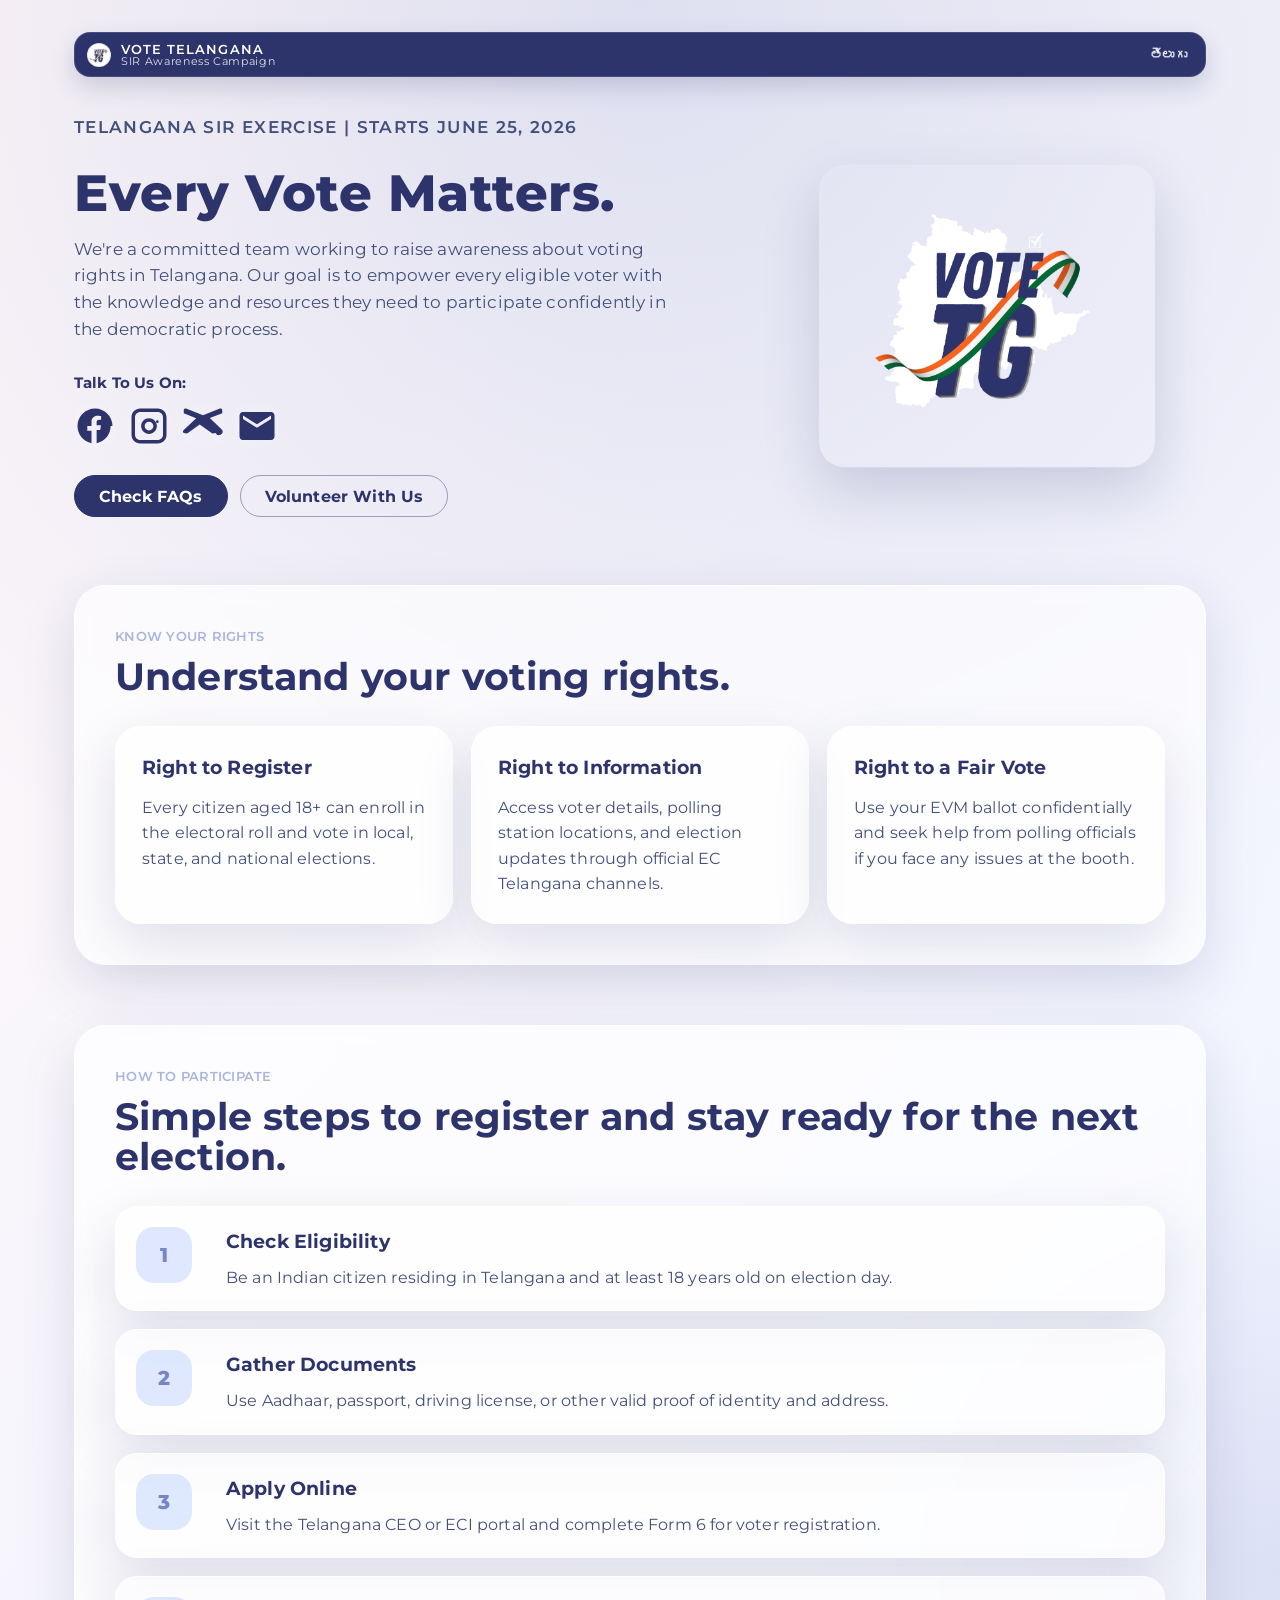
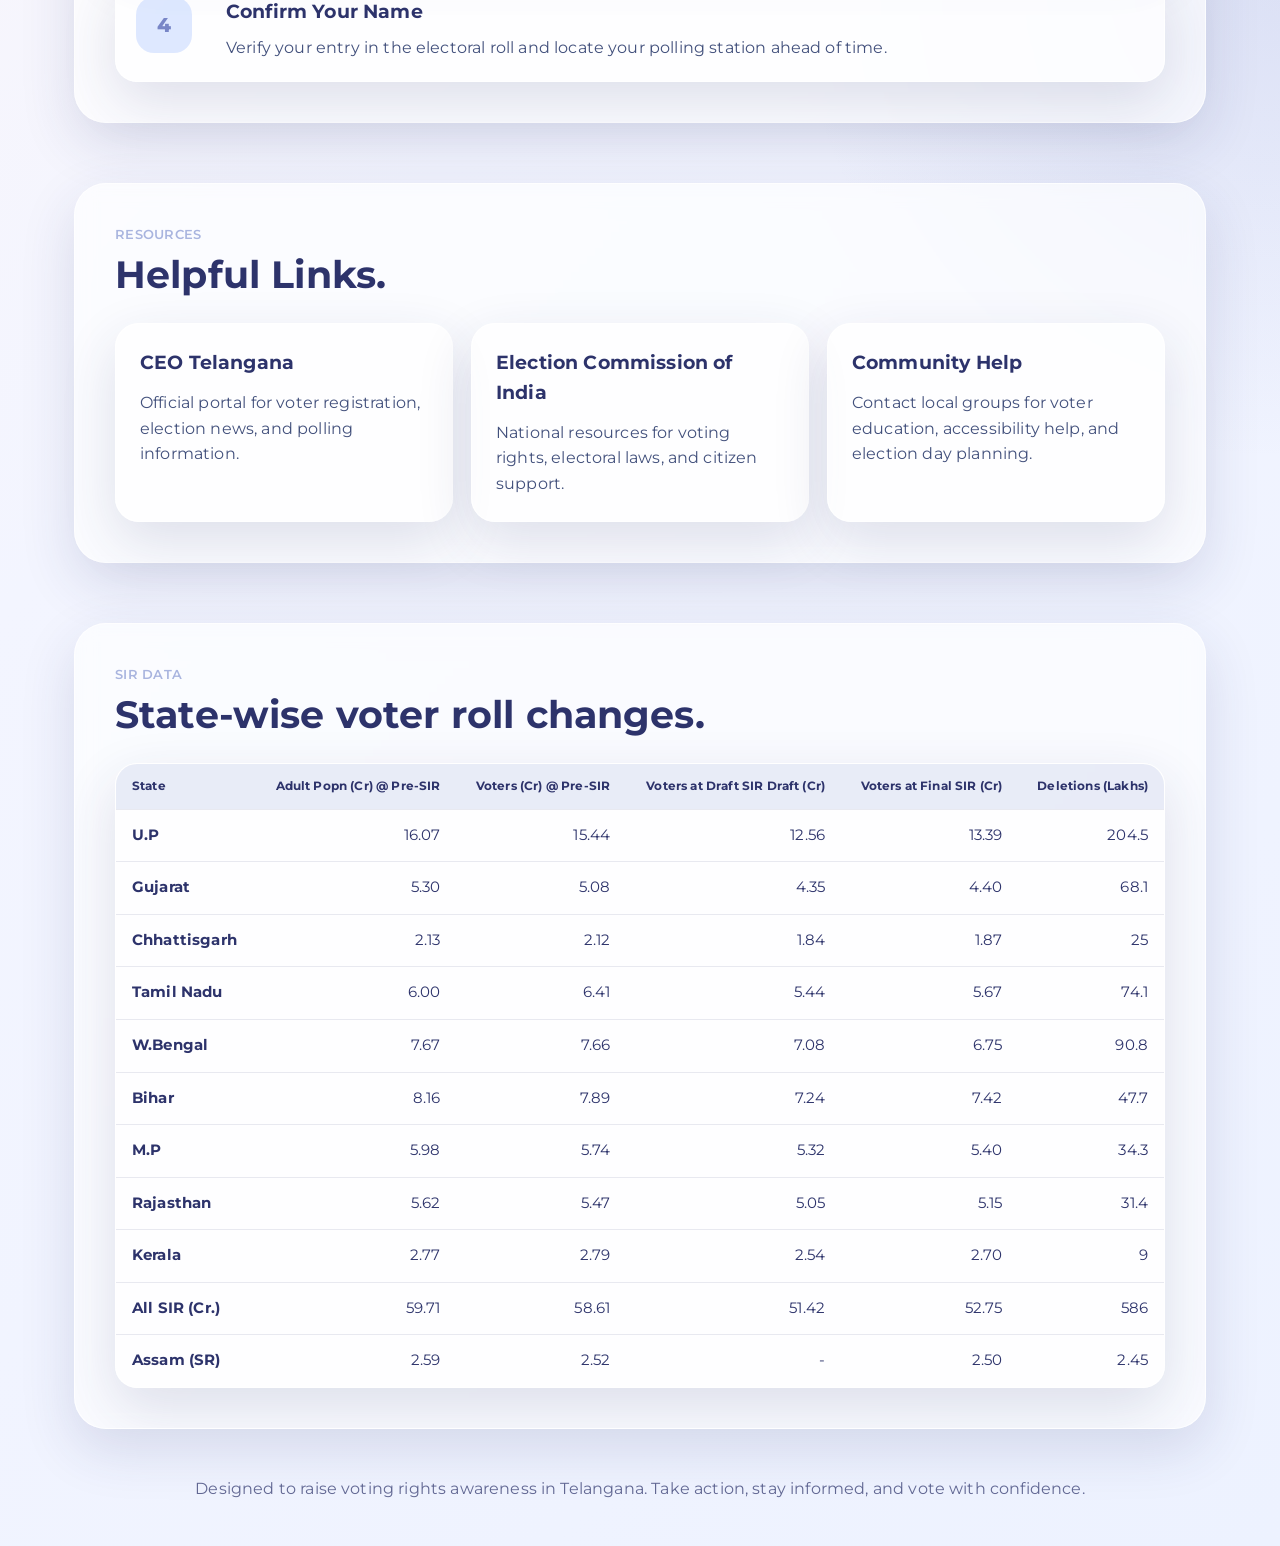
<file: index.html>
<!DOCTYPE html>
<html lang="en">
  <head>
    <meta charset="UTF-8" />
    <meta name="viewport" content="width=device-width, initial-scale=1.0" />
    <title>Vote TG | Voting Rights Awareness</title>
    <link rel="alternate" hreflang="te" href="te/index.html" />
    <link rel="stylesheet" href="styles.css" />
    <script src="script.js" defer></script>
  </head>
  <body>
    <div class="page-shell">
      <header class="topbar">
        <a class="brand" href="#home" aria-label="Vote TG home">
          <span class="brand-logo-circle" aria-hidden="true">
            <img src="VOTE-TG-Logo-10.png" alt="Vote TG logo" />
          </span>
          <span class="brand-copy">
            <strong>VOTE TELANGANA</strong>
            <span>SIR Awareness Campaign</span>
          </span>
        </a>
        <nav class="header-nav language-nav" aria-label="Language">
          <a href="te/index.html" lang="te">తెలుగు</a>
        </nav>
      </header>

      <main>
        <section class="hero" id="home">
          <div class="hero-copy">
            <p class="eyebrow" data-i18n="hero.eyebrow">Telangana SIR Exercise | Starts June 25, 2026</p>
            <h1 data-i18n="hero.title">Every Vote Matters.</h1>
            <p data-i18n="hero.description">
              We're a committed team working to raise awareness about voting rights in Telangana. Our goal is to empower every eligible voter with the knowledge and resources they need to participate confidently in the democratic process.
            </p>

            <div class="hero-actions">
              <div class="contact-block">
                <div class="contact-label">Talk To Us On:</div>

                <div class="social-links">
                  <a class="social-link" href="https://www.facebook.com/profile.php?id=61590431677768" target="_blank" rel="noreferrer" aria-label="Facebook">
                    <svg viewBox="0 0 24 24" fill="currentColor" xmlns="http://www.w3.org/2000/svg">
                      <path d="M22 12c0-5.52-4.48-10-10-10S2 6.48 2 12c0 4.84 3.44 8.86 8 9.8V14.7h-2.4v-2.7H10V9.7c0-2.3 1.37-3.6 3.47-3.6.99 0 2.02.18 2.02.18v2.2h-1.12c-1.1 0-1.44.68-1.44 1.38v1.66h2.45l-.39 2.7h-2.06V21.8c4.56-.94 8-4.96 8-9.8z" />
                    </svg>
                  </a>

                  <a class="social-link" href="https://www.instagram.com/vote4tg" target="_blank" rel="noreferrer" aria-label="Instagram">
                    <svg viewBox="0 0 24 24" fill="currentColor" xmlns="http://www.w3.org/2000/svg">
                      <path d="M7 2C4.24 2 2 4.24 2 7v10c0 2.76 2.24 5 5 5h10c2.76 0 5-2.24 5-5V7c0-2.76-2.24-5-5-5H7zm10 2c1.66 0 3 1.34 3 3v10c0 1.66-1.34 3-3 3H7c-1.66 0-3-1.34-3-3V7c0-1.66 1.34-3 3-3h10zm-5 3.5c-2.49 0-4.5 2.01-4.5 4.5S9.51 16.5 12 16.5 16.5 14.49 16.5 12 14.49 7.5 12 7.5zm0 2c1.38 0 2.5 1.12 2.5 2.5S13.38 14.5 12 14.5 9.5 13.38 9.5 12 10.62 9.5 12 9.5zm4.75-.75a.75.75 0 110 1.5.75.75 0 010-1.5z" />
                    </svg>
                  </a>

                  <a class="social-link" href="https://x.com/vote4tg" target="_blank" rel="noreferrer" aria-label="X">
                    <svg viewBox="0 0 24 24" fill="currentColor" xmlns="http://www.w3.org/2000/svg">
                      <path d="M23 3.01a1 1 0 00-1.34-.94L12 5.8 2.34 2.07A1 1 0 001 3v1.73L8.1 7.5 1 14.27A1 1 0 001.06 16l1.86.31 7.2-5.14 7.24 5.15 1.86-.32A1 1 0 0023 14.27l-7.1-6.78L23 4.75V3.01z" />
                    </svg>
                  </a>

                  <a class="social-link" href="mailto:vote4tg@gmail.com" aria-label="Email">
                    <svg viewBox="0 0 24 24" fill="currentColor" xmlns="http://www.w3.org/2000/svg">
                      <path d="M20 4H4c-1.1 0-2 .9-2 2v12c0 1.1.9 2 2 2h16c1.1 0 2-.9 2-2V6c0-1.1-.9-2-2-2zm0 4l-8 5-8-5V6l8 5 8-5v2z" />
                    </svg>
                  </a>
                </div>

                <div class="contact-buttons">
                  <a class="btn btn-primary faq-button" href="faq.html">
                    Check FAQs
                  </a>

                  <a
                    class="btn btn-secondary volunteer-button"
                    href="https://forms.gle/4MwzXavddYtybQg16"
                    target="_blank"
                    rel="noreferrer"
                  >
                    Volunteer With Us
                  </a>
                </div>
              </div>
            </div>
          </div>

          <div class="hero-visual">
            <div class="visual-card">
              <img src="VOTE-TG-Logo-10.png" alt="VOTE-TG logo" class="logo-image" />
            </div>
          </div>
        </section>

        <section class="info-panel" id="rights">
          <div class="section-heading">
            <span data-i18n="sections.rights.label">Know Your Rights</span>
            <h2 data-i18n="sections.rights.title">Understand your voting rights.</h2>
          </div>

          <div class="cards-grid">
            <article class="info-card">
              <h3 data-i18n="sections.rights.cards.0.title">Right to Register</h3>
              <p data-i18n="sections.rights.cards.0.text">Every citizen aged 18+ can enroll in the electoral roll and vote in local, state, and national elections.</p>
            </article>

            <article class="info-card">
              <h3 data-i18n="sections.rights.cards.1.title">Right to Information</h3>
              <p data-i18n="sections.rights.cards.1.text">Access voter details, polling station locations, and election updates through official EC Telangana channels.</p>
            </article>

            <article class="info-card">
              <h3 data-i18n="sections.rights.cards.2.title">Right to a Fair Vote</h3>
              <p data-i18n="sections.rights.cards.2.text">Use your EVM ballot confidentially and seek help from polling officials if you face any issues at the booth.</p>
            </article>
          </div>
        </section>

        <section class="steps" id="register">
          <div class="section-heading">
            <span data-i18n="sections.register.label">How to Participate</span>
            <h2 data-i18n="sections.register.title">Simple steps to register and stay ready for the next election.</h2>
          </div>

          <div class="steps-list">
            <div class="step-item">
              <div class="step-number">1</div>
              <div>
                <h3 data-i18n="sections.register.steps.0.title">Check Eligibility</h3>
                <p data-i18n="sections.register.steps.0.text">Be an Indian citizen residing in Telangana and at least 18 years old on election day.</p>
              </div>
            </div>

            <div class="step-item">
              <div class="step-number">2</div>
              <div>
                <h3 data-i18n="sections.register.steps.1.title">Gather Documents</h3>
                <p data-i18n="sections.register.steps.1.text">Use Aadhaar, passport, driving license, or other valid proof of identity and address.</p>
              </div>
            </div>

            <div class="step-item">
              <div class="step-number">3</div>
              <div>
                <h3 data-i18n="sections.register.steps.2.title">Apply Online</h3>
                <p data-i18n="sections.register.steps.2.text">Visit the Telangana CEO or ECI portal and complete Form 6 for voter registration.</p>
              </div>
            </div>

            <div class="step-item">
              <div class="step-number">4</div>
              <div>
                <h3 data-i18n="sections.register.steps.3.title">Confirm Your Name</h3>
                <p data-i18n="sections.register.steps.3.text">Verify your entry in the electoral roll and locate your polling station ahead of time.</p>
              </div>
            </div>
          </div>
        </section>

        <section class="resources" id="resources">
          <div class="section-heading">
            <span data-i18n="sections.resources.label">Resources</span>
            <h2 data-i18n="sections.resources.title">Helpful Links.</h2>
          </div>

          <div class="resource-grid">
            <a class="resource-card" href="https://ceotelangana.nic.in" target="_blank" rel="noreferrer">
              <h3 data-i18n="sections.resources.cards.0.title">CEO Telangana</h3>
              <p data-i18n="sections.resources.cards.0.text">Official portal for voter registration, election news, and polling information.</p>
            </a>

            <a class="resource-card" href="https://eci.gov.in" target="_blank" rel="noreferrer">
              <h3 data-i18n="sections.resources.cards.1.title">Election Commission of India</h3>
              <p data-i18n="sections.resources.cards.1.text">National resources for voting rights, electoral laws, and citizen support.</p>
            </a>

            <a class="resource-card" href="https://m.me/61590431677768" target="_blank" rel="noreferrer">
              <h3 data-i18n="sections.resources.cards.2.title">Community Help</h3>
              <p data-i18n="sections.resources.cards.2.text">Contact local groups for voter education, accessibility help, and election day planning.</p>
            </a>
          </div>
        </section>

        <section class="info-panel data-panel" id="sir-data">
          <div class="section-heading">
            <span>SIR Data</span>
            <h2>State-wise voter roll changes.</h2>
          </div>

          <div class="table-wrap">
            <table class="data-table">
              <thead>
                <tr>
                  <th scope="col">State</th>
                  <th scope="col">Adult Popn (Cr) @ Pre-SIR</th>
                  <th scope="col">Voters (Cr) @ Pre-SIR</th>
                  <th scope="col">Voters at Draft SIR Draft (Cr)</th>
                  <th scope="col">Voters at Final SIR (Cr)</th>
                  <th scope="col">Deletions (Lakhs)</th>
                </tr>
              </thead>
              <tbody>
                <tr>
                  <th scope="row">U.P</th>
                  <td>16.07</td>
                  <td>15.44</td>
                  <td>12.56</td>
                  <td>13.39</td>
                  <td>204.5</td>
                </tr>
                <tr>
                  <th scope="row">Gujarat</th>
                  <td>5.30</td>
                  <td>5.08</td>
                  <td>4.35</td>
                  <td>4.40</td>
                  <td>68.1</td>
                </tr>
                <tr>
                  <th scope="row">Chhattisgarh</th>
                  <td>2.13</td>
                  <td>2.12</td>
                  <td>1.84</td>
                  <td>1.87</td>
                  <td>25</td>
                </tr>
                <tr>
                  <th scope="row">Tamil Nadu</th>
                  <td>6.00</td>
                  <td>6.41</td>
                  <td>5.44</td>
                  <td>5.67</td>
                  <td>74.1</td>
                </tr>
                <tr>
                  <th scope="row">W.Bengal</th>
                  <td>7.67</td>
                  <td>7.66</td>
                  <td>7.08</td>
                  <td>6.75</td>
                  <td>90.8</td>
                </tr>
                <tr>
                  <th scope="row">Bihar</th>
                  <td>8.16</td>
                  <td>7.89</td>
                  <td>7.24</td>
                  <td>7.42</td>
                  <td>47.7</td>
                </tr>
                <tr>
                  <th scope="row">M.P</th>
                  <td>5.98</td>
                  <td>5.74</td>
                  <td>5.32</td>
                  <td>5.40</td>
                  <td>34.3</td>
                </tr>
                <tr>
                  <th scope="row">Rajasthan</th>
                  <td>5.62</td>
                  <td>5.47</td>
                  <td>5.05</td>
                  <td>5.15</td>
                  <td>31.4</td>
                </tr>
                <tr>
                  <th scope="row">Kerala</th>
                  <td>2.77</td>
                  <td>2.79</td>
                  <td>2.54</td>
                  <td>2.70</td>
                  <td>9</td>
                </tr>
                <tr>
                  <th scope="row">All SIR (Cr.)</th>
                  <td>59.71</td>
                  <td>58.61</td>
                  <td>51.42</td>
                  <td>52.75</td>
                  <td>586</td>
                </tr>
                <tr>
                  <th scope="row">Assam (SR)</th>
                  <td>2.59</td>
                  <td>2.52</td>
                  <td>-</td>
                  <td>2.50</td>
                  <td>2.45</td>
                </tr>
              </tbody>
            </table>
          </div>
        </section>
      </main>

      <footer>
        <p data-i18n="footer">Designed to raise voting rights awareness in Telangana. Take action, stay informed, and vote with confidence.</p>
      </footer>
    </div>
  </body>
</html>
</file>
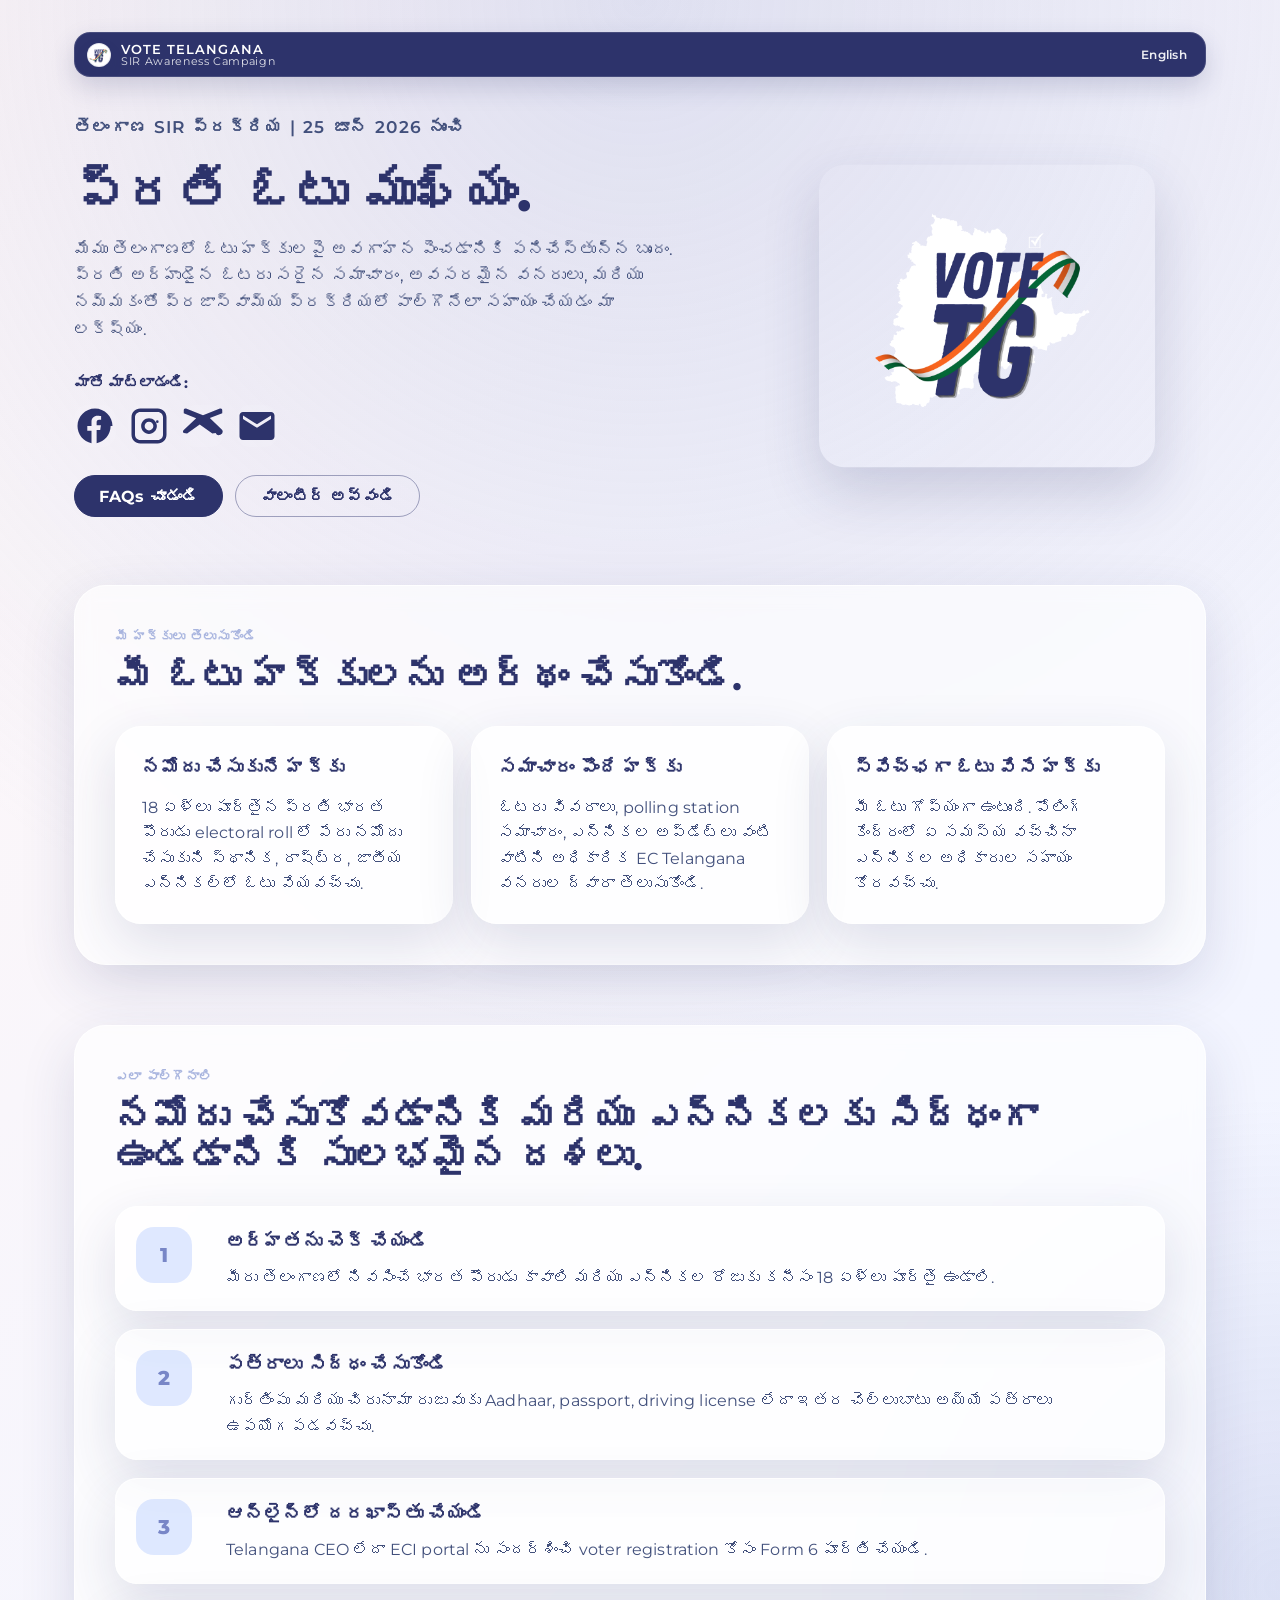
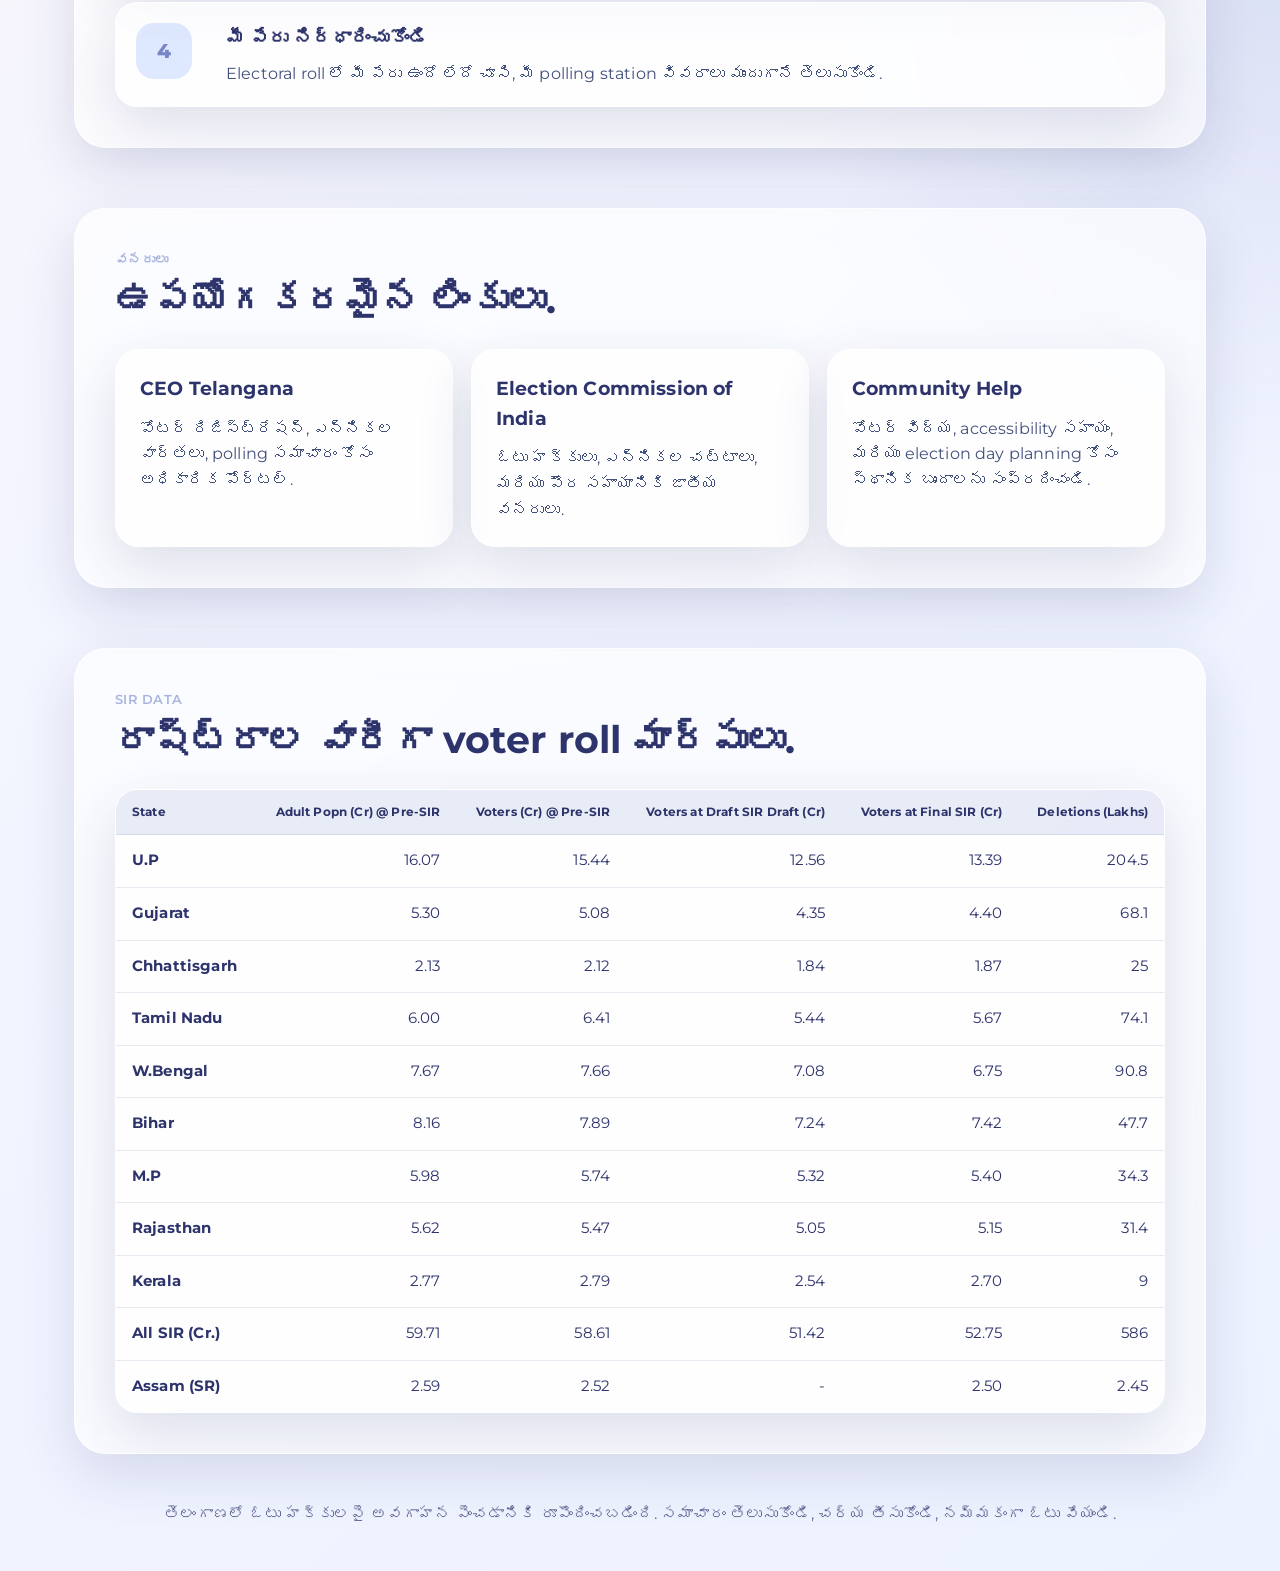
<file: te/index.html>
<!DOCTYPE html>
<html lang="te">
  <head>
    <meta charset="UTF-8" />
    <meta name="viewport" content="width=device-width, initial-scale=1.0" />
    <title>Vote TG | ఓటు హక్కుల అవగాహన</title>
    <meta
      name="description"
      content="తెలంగాణలో ఓటు హక్కులు, voter registration, మరియు SIR ప్రక్రియపై ప్రజా అవగాహన కోసం Vote TG పేజీ."
    />
    <link rel="alternate" hreflang="en" href="../index.html" />
    <link rel="stylesheet" href="../styles.css" />
    <script src="../script.js" defer></script>
  </head>
  <body>
    <div class="page-shell">
      <header class="topbar">
        <a class="brand" href="#home" aria-label="Vote TG home">
          <span class="brand-logo-circle" aria-hidden="true">
            <img src="../VOTE-TG-Logo-10.png" alt="Vote TG logo" />
          </span>
          <span class="brand-copy">
            <strong>VOTE TELANGANA</strong>
            <span>SIR Awareness Campaign</span>
          </span>
        </a>
        <nav class="header-nav language-nav" aria-label="Language">
          <a href="../index.html" lang="en">English</a>
        </nav>
      </header>

      <main>
        <section class="hero" id="home">
          <div class="hero-copy">
            <p class="eyebrow">తెలంగాణ SIR ప్రక్రియ | 25 జూన్ 2026 నుంచి</p>
            <h1>ప్రతి ఓటు ముఖ్యం.</h1>
            <p>
              మేము తెలంగాణలో ఓటు హక్కులపై అవగాహన పెంచడానికి పనిచేస్తున్న బృందం. ప్రతి అర్హుడైన ఓటరు సరైన సమాచారం, అవసరమైన వనరులు, మరియు నమ్మకంతో ప్రజాస్వామ్య ప్రక్రియలో పాల్గొనేలా సహాయం చేయడం మా లక్ష్యం.
            </p>

            <div class="hero-actions">
              <div class="contact-block">
                <div class="contact-label">మాతో మాట్లాడండి:</div>

                <div class="social-links">
                  <a class="social-link" href="https://www.facebook.com/profile.php?id=61590431677768" target="_blank" rel="noreferrer" aria-label="Facebook">
                    <svg viewBox="0 0 24 24" fill="currentColor" xmlns="http://www.w3.org/2000/svg">
                      <path d="M22 12c0-5.52-4.48-10-10-10S2 6.48 2 12c0 4.84 3.44 8.86 8 9.8V14.7h-2.4v-2.7H10V9.7c0-2.3 1.37-3.6 3.47-3.6.99 0 2.02.18 2.02.18v2.2h-1.12c-1.1 0-1.44.68-1.44 1.38v1.66h2.45l-.39 2.7h-2.06V21.8c4.56-.94 8-4.96 8-9.8z" />
                    </svg>
                  </a>

                  <a class="social-link" href="https://www.instagram.com/vote4tg" target="_blank" rel="noreferrer" aria-label="Instagram">
                    <svg viewBox="0 0 24 24" fill="currentColor" xmlns="http://www.w3.org/2000/svg">
                      <path d="M7 2C4.24 2 2 4.24 2 7v10c0 2.76 2.24 5 5 5h10c2.76 0 5-2.24 5-5V7c0-2.76-2.24-5-5-5H7zm10 2c1.66 0 3 1.34 3 3v10c0 1.66-1.34 3-3 3H7c-1.66 0-3-1.34-3-3V7c0-1.66 1.34-3 3-3h10zm-5 3.5c-2.49 0-4.5 2.01-4.5 4.5S9.51 16.5 12 16.5 16.5 14.49 16.5 12 14.49 7.5 12 7.5zm0 2c1.38 0 2.5 1.12 2.5 2.5S13.38 14.5 12 14.5 9.5 13.38 9.5 12 10.62 9.5 12 9.5zm4.75-.75a.75.75 0 110 1.5.75.75 0 010-1.5z" />
                    </svg>
                  </a>

                  <a class="social-link" href="https://x.com/vote4tg" target="_blank" rel="noreferrer" aria-label="X">
                    <svg viewBox="0 0 24 24" fill="currentColor" xmlns="http://www.w3.org/2000/svg">
                      <path d="M23 3.01a1 1 0 00-1.34-.94L12 5.8 2.34 2.07A1 1 0 001 3v1.73L8.1 7.5 1 14.27A1 1 0 001.06 16l1.86.31 7.2-5.14 7.24 5.15 1.86-.32A1 1 0 0023 14.27l-7.1-6.78L23 4.75V3.01z" />
                    </svg>
                  </a>

                  <a class="social-link" href="mailto:vote4tg@gmail.com" aria-label="Email">
                    <svg viewBox="0 0 24 24" fill="currentColor" xmlns="http://www.w3.org/2000/svg">
                      <path d="M20 4H4c-1.1 0-2 .9-2 2v12c0 1.1.9 2 2 2h16c1.1 0 2-.9 2-2V6c0-1.1-.9-2-2-2zm0 4l-8 5-8-5V6l8 5 8-5v2z" />
                    </svg>
                  </a>
                </div>

                <div class="contact-buttons">
                  <a class="btn btn-primary faq-button" href="faq.html">
                    FAQs చూడండి
                  </a>

                  <a
                    class="btn btn-secondary volunteer-button"
                    href="https://forms.gle/4MwzXavddYtybQg16"
                    target="_blank"
                    rel="noreferrer"
                  >
                    వాలంటీర్ అవ్వండి
                  </a>
                </div>
              </div>
            </div>
          </div>

          <div class="hero-visual">
            <div class="visual-card">
              <img src="../VOTE-TG-Logo-10.png" alt="VOTE-TG logo" class="logo-image" />
            </div>
          </div>
        </section>

        <section class="info-panel" id="rights">
          <div class="section-heading">
            <span>మీ హక్కులు తెలుసుకోండి</span>
            <h2>మీ ఓటు హక్కులను అర్థం చేసుకోండి.</h2>
          </div>

          <div class="cards-grid">
            <article class="info-card">
              <h3>నమోదు చేసుకునే హక్కు</h3>
              <p>18 ఏళ్లు పూర్తైన ప్రతి భారత పౌరుడు electoral roll లో పేరు నమోదు చేసుకుని స్థానిక, రాష్ట్ర, జాతీయ ఎన్నికల్లో ఓటు వేయవచ్చు.</p>
            </article>

            <article class="info-card">
              <h3>సమాచారం పొందే హక్కు</h3>
              <p>ఓటరు వివరాలు, polling station సమాచారం, ఎన్నికల అప్‌డేట్లు వంటి వాటిని అధికారిక EC Telangana వనరుల ద్వారా తెలుసుకోండి.</p>
            </article>

            <article class="info-card">
              <h3>స్వేచ్ఛగా ఓటు వేసే హక్కు</h3>
              <p>మీ ఓటు గోప్యంగా ఉంటుంది. పోలింగ్ కేంద్రంలో ఏ సమస్య వచ్చినా ఎన్నికల అధికారుల సహాయం కోరవచ్చు.</p>
            </article>
          </div>
        </section>

        <section class="steps" id="register">
          <div class="section-heading">
            <span>ఎలా పాల్గొనాలి</span>
            <h2>నమోదు చేసుకోవడానికి మరియు ఎన్నికలకు సిద్ధంగా ఉండడానికి సులభమైన దశలు.</h2>
          </div>

          <div class="steps-list">
            <div class="step-item">
              <div class="step-number">1</div>
              <div>
                <h3>అర్హతను చెక్ చేయండి</h3>
                <p>మీరు తెలంగాణలో నివసించే భారత పౌరుడు కావాలి మరియు ఎన్నికల రోజుకు కనీసం 18 ఏళ్లు పూర్తై ఉండాలి.</p>
              </div>
            </div>

            <div class="step-item">
              <div class="step-number">2</div>
              <div>
                <h3>పత్రాలు సిద్ధం చేసుకోండి</h3>
                <p>గుర్తింపు మరియు చిరునామా రుజువుకు Aadhaar, passport, driving license లేదా ఇతర చెల్లుబాటు అయ్యే పత్రాలు ఉపయోగపడవచ్చు.</p>
              </div>
            </div>

            <div class="step-item">
              <div class="step-number">3</div>
              <div>
                <h3>ఆన్‌లైన్‌లో దరఖాస్తు చేయండి</h3>
                <p>Telangana CEO లేదా ECI portal ను సందర్శించి voter registration కోసం Form 6 పూర్తి చేయండి.</p>
              </div>
            </div>

            <div class="step-item">
              <div class="step-number">4</div>
              <div>
                <h3>మీ పేరు నిర్ధారించుకోండి</h3>
                <p>Electoral roll లో మీ పేరు ఉందో లేదో చూసి, మీ polling station వివరాలు ముందుగానే తెలుసుకోండి.</p>
              </div>
            </div>
          </div>
        </section>

        <section class="resources" id="resources">
          <div class="section-heading">
            <span>వనరులు</span>
            <h2>ఉపయోగకరమైన లింకులు.</h2>
          </div>

          <div class="resource-grid">
            <a class="resource-card" href="https://ceotelangana.nic.in" target="_blank" rel="noreferrer">
              <h3>CEO Telangana</h3>
              <p>వోటర్ రిజిస్ట్రేషన్, ఎన్నికల వార్తలు, polling సమాచారం కోసం అధికారిక పోర్టల్.</p>
            </a>

            <a class="resource-card" href="https://eci.gov.in" target="_blank" rel="noreferrer">
              <h3>Election Commission of India</h3>
              <p>ఓటు హక్కులు, ఎన్నికల చట్టాలు, మరియు పౌర సహాయానికి జాతీయ వనరులు.</p>
            </a>

            <a class="resource-card" href="https://m.me/61590431677768" target="_blank" rel="noreferrer">
              <h3>Community Help</h3>
              <p>వోటర్ విద్య, accessibility సహాయం, మరియు election day planning కోసం స్థానిక బృందాలను సంప్రదించండి.</p>
            </a>
          </div>
        </section>

        <section class="info-panel data-panel" id="sir-data">
          <div class="section-heading">
            <span>SIR Data</span>
            <h2>రాష్ట్రాల వారీగా voter roll మార్పులు.</h2>
          </div>

          <div class="table-wrap">
            <table class="data-table">
              <thead>
                <tr>
                  <th scope="col">State</th>
                  <th scope="col">Adult Popn (Cr) @ Pre-SIR</th>
                  <th scope="col">Voters (Cr) @ Pre-SIR</th>
                  <th scope="col">Voters at Draft SIR Draft (Cr)</th>
                  <th scope="col">Voters at Final SIR (Cr)</th>
                  <th scope="col">Deletions (Lakhs)</th>
                </tr>
              </thead>
              <tbody>
                <tr>
                  <th scope="row">U.P</th>
                  <td>16.07</td>
                  <td>15.44</td>
                  <td>12.56</td>
                  <td>13.39</td>
                  <td>204.5</td>
                </tr>
                <tr>
                  <th scope="row">Gujarat</th>
                  <td>5.30</td>
                  <td>5.08</td>
                  <td>4.35</td>
                  <td>4.40</td>
                  <td>68.1</td>
                </tr>
                <tr>
                  <th scope="row">Chhattisgarh</th>
                  <td>2.13</td>
                  <td>2.12</td>
                  <td>1.84</td>
                  <td>1.87</td>
                  <td>25</td>
                </tr>
                <tr>
                  <th scope="row">Tamil Nadu</th>
                  <td>6.00</td>
                  <td>6.41</td>
                  <td>5.44</td>
                  <td>5.67</td>
                  <td>74.1</td>
                </tr>
                <tr>
                  <th scope="row">W.Bengal</th>
                  <td>7.67</td>
                  <td>7.66</td>
                  <td>7.08</td>
                  <td>6.75</td>
                  <td>90.8</td>
                </tr>
                <tr>
                  <th scope="row">Bihar</th>
                  <td>8.16</td>
                  <td>7.89</td>
                  <td>7.24</td>
                  <td>7.42</td>
                  <td>47.7</td>
                </tr>
                <tr>
                  <th scope="row">M.P</th>
                  <td>5.98</td>
                  <td>5.74</td>
                  <td>5.32</td>
                  <td>5.40</td>
                  <td>34.3</td>
                </tr>
                <tr>
                  <th scope="row">Rajasthan</th>
                  <td>5.62</td>
                  <td>5.47</td>
                  <td>5.05</td>
                  <td>5.15</td>
                  <td>31.4</td>
                </tr>
                <tr>
                  <th scope="row">Kerala</th>
                  <td>2.77</td>
                  <td>2.79</td>
                  <td>2.54</td>
                  <td>2.70</td>
                  <td>9</td>
                </tr>
                <tr>
                  <th scope="row">All SIR (Cr.)</th>
                  <td>59.71</td>
                  <td>58.61</td>
                  <td>51.42</td>
                  <td>52.75</td>
                  <td>586</td>
                </tr>
                <tr>
                  <th scope="row">Assam (SR)</th>
                  <td>2.59</td>
                  <td>2.52</td>
                  <td>-</td>
                  <td>2.50</td>
                  <td>2.45</td>
                </tr>
              </tbody>
            </table>
          </div>
        </section>
      </main>

      <footer>
        <p>తెలంగాణలో ఓటు హక్కులపై అవగాహన పెంచడానికి రూపొందించబడింది. సమాచారం తెలుసుకోండి, చర్య తీసుకోండి, నమ్మకంగా ఓటు వేయండి.</p>
      </footer>
    </div>
  </body>
</html>
</file>
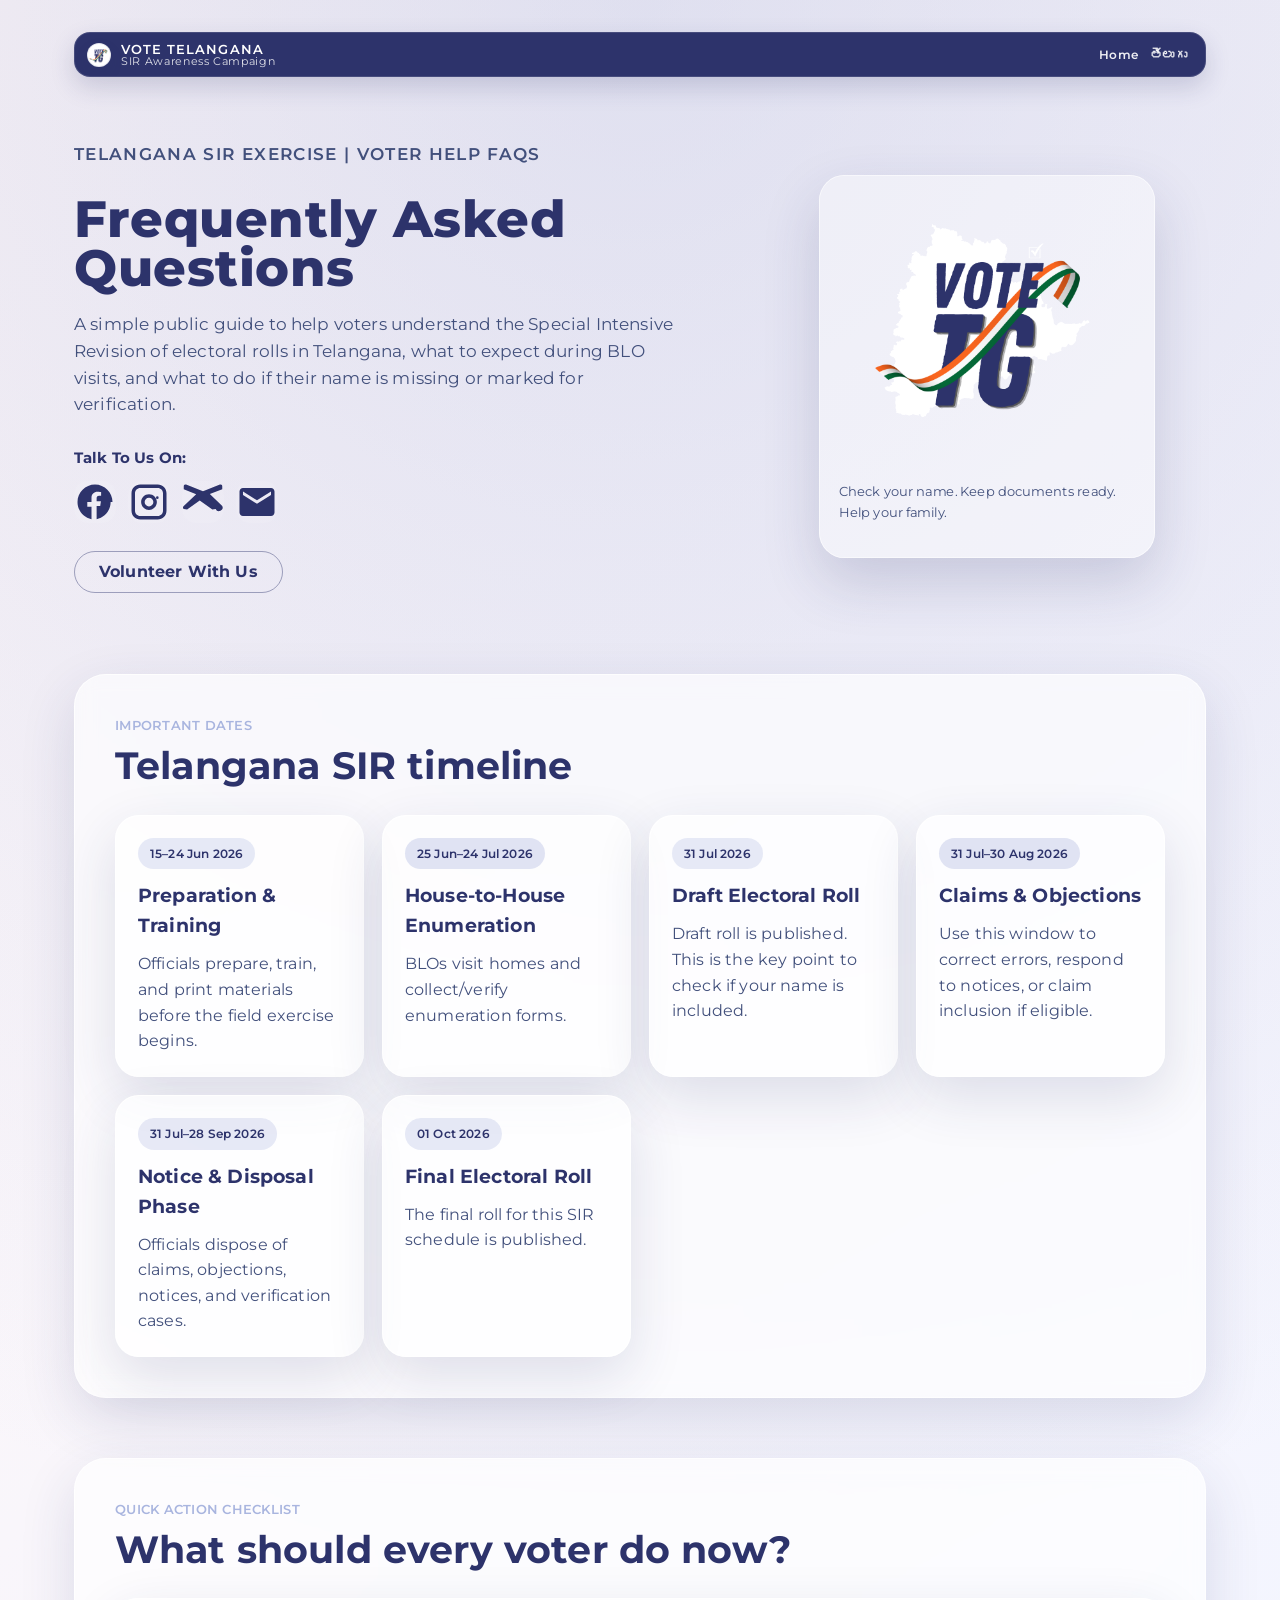
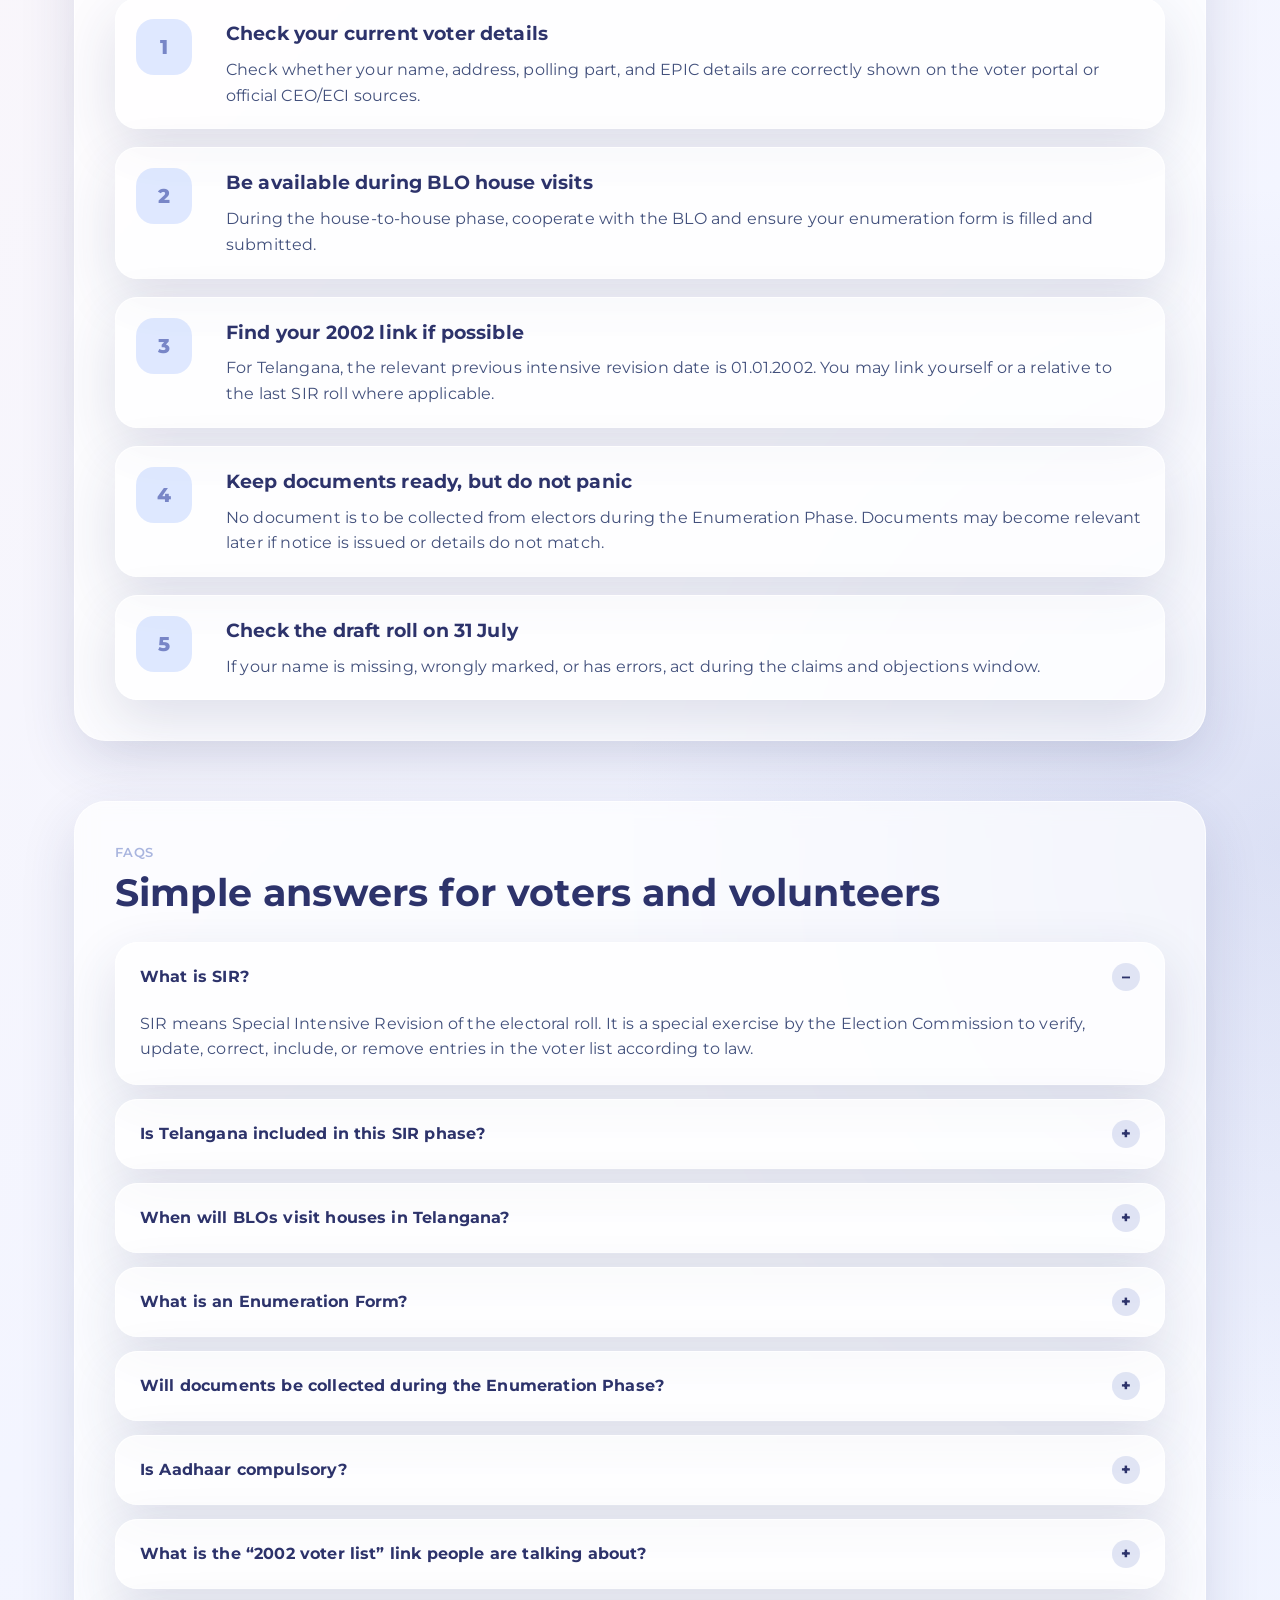
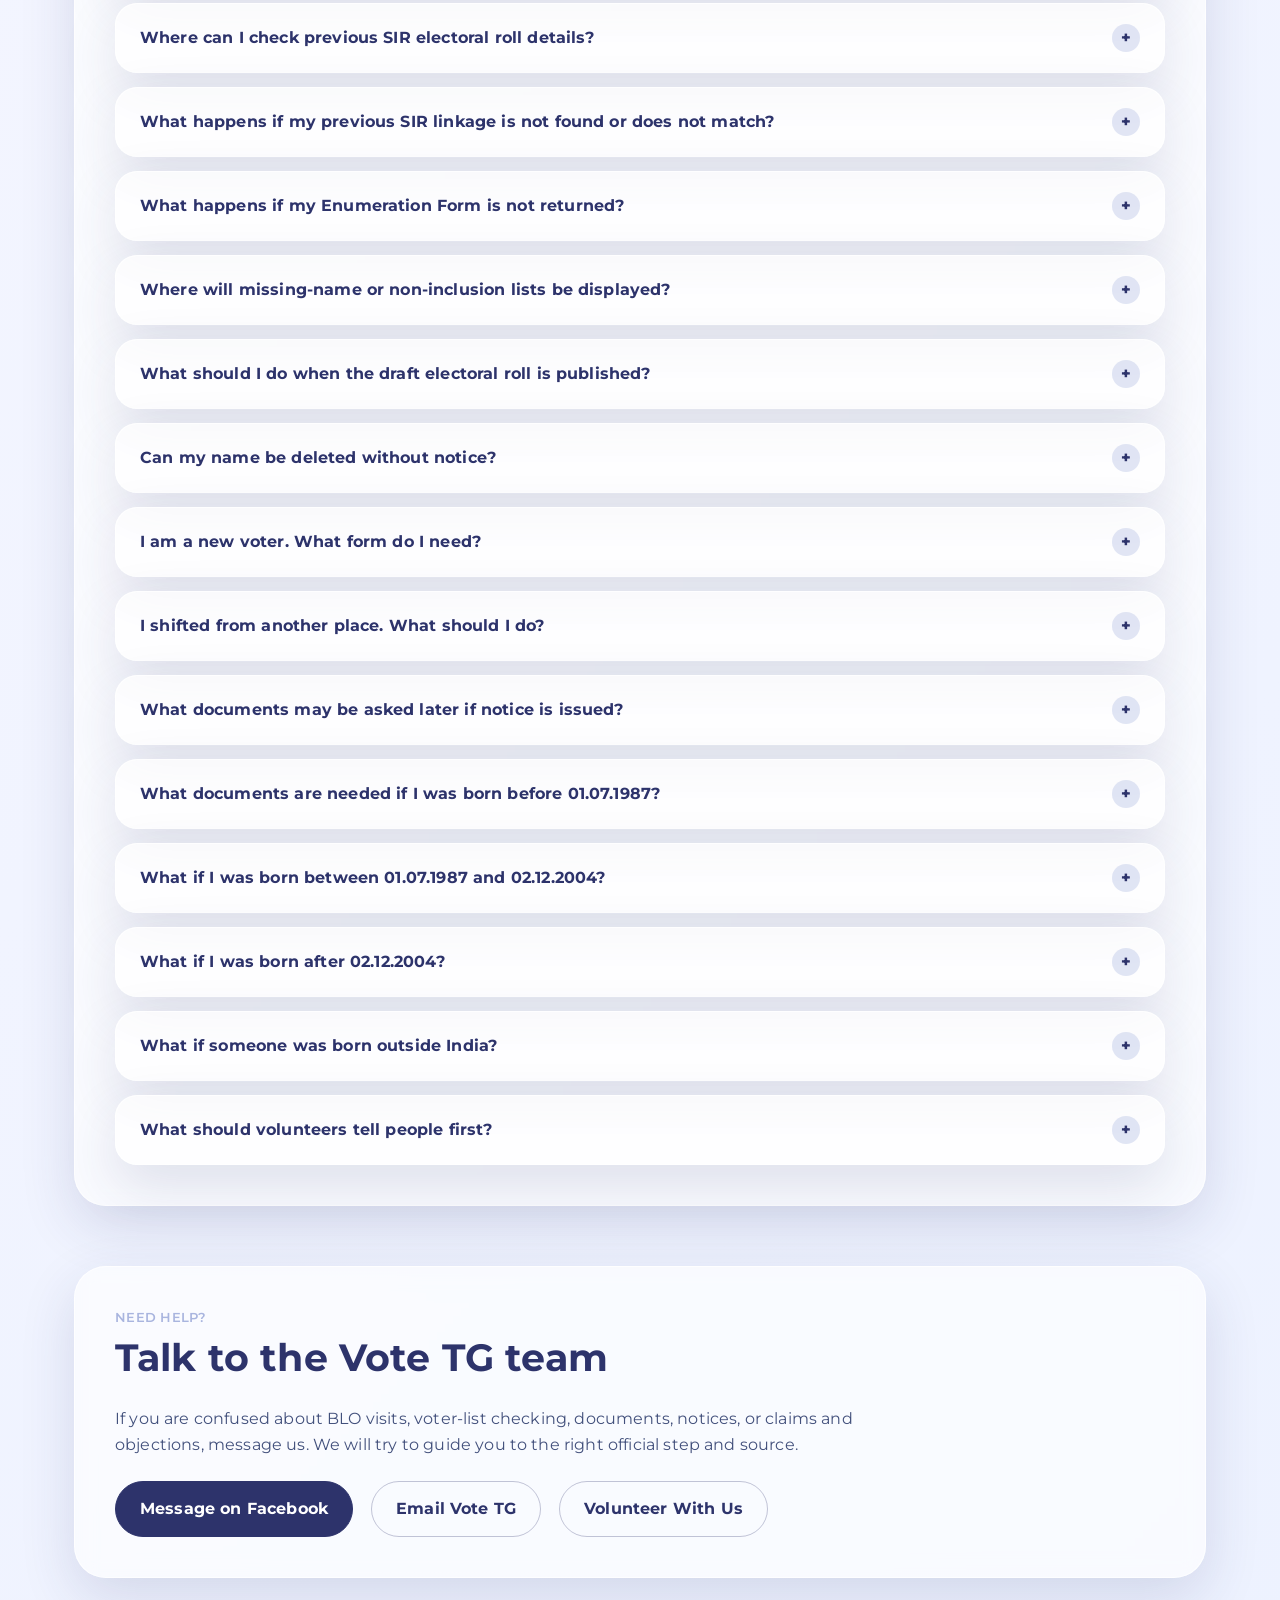
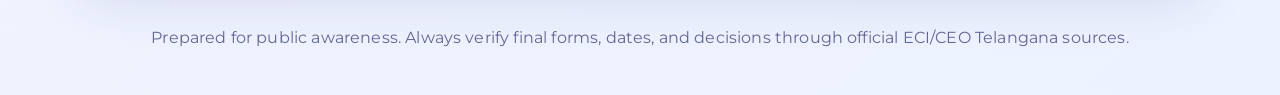
<file: faq.html>
<!DOCTYPE html>
<html lang="en">
  <head>
    <meta charset="UTF-8" />
    <meta name="viewport" content="width=device-width, initial-scale=1.0" />
    <title>Vote TG | SIR FAQs</title>
    <meta
      name="description"
      content="Frequently asked questions on the Special Intensive Revision of electoral rolls in Telangana, prepared for the Vote TG SIR Awareness Campaign."
    />
    <link rel="alternate" hreflang="te" href="te/faq.html" />
    <link rel="stylesheet" href="styles.css" />
    <script src="script.js" defer></script>
  </head>
  <body>
    <div class="page-shell">
      <header class="topbar">
        <a class="brand" href="index.html" aria-label="Vote TG home">
          <span class="brand-logo-circle" aria-hidden="true">
            <img src="VOTE-TG-Logo-10.png" alt="Vote TG logo" />
          </span>
          <span class="brand-copy">
            <strong>VOTE TELANGANA</strong>
            <span>SIR Awareness Campaign</span>
          </span>
        </a>
        <nav class="header-nav faq-home-nav" aria-label="Primary navigation">
          <a href="index.html">Home</a>
          <a href="te/faq.html" lang="te">తెలుగు</a>
        </nav>
      </header>

      <main>
        <section class="hero faq-hero" id="faq-home">
          <div class="hero-copy">
            <p class="eyebrow">Telangana SIR Exercise | Voter Help FAQs</p>
            <h1>Frequently Asked Questions</h1>
            <p>
              A simple public guide to help voters understand the Special Intensive Revision of electoral rolls in Telangana, what to expect during BLO visits, and what to do if their name is missing or marked for verification.
            </p>
            <div class="hero-actions">
              <div class="contact-block">
                <div class="contact-label">Talk To Us On:</div>

                <div class="social-links">
                  <a class="social-link" href="https://www.facebook.com/profile.php?id=61590431677768" target="_blank" rel="noreferrer" aria-label="Facebook">
                    <svg viewBox="0 0 24 24" fill="currentColor" xmlns="http://www.w3.org/2000/svg">
                      <path d="M22 12c0-5.52-4.48-10-10-10S2 6.48 2 12c0 4.84 3.44 8.86 8 9.8V14.7h-2.4v-2.7H10V9.7c0-2.3 1.37-3.6 3.47-3.6.99 0 2.02.18 2.02.18v2.2h-1.12c-1.1 0-1.44.68-1.44 1.38v1.66h2.45l-.39 2.7h-2.06V21.8c4.56-.94 8-4.96 8-9.8z" />
                    </svg>
                  </a>

                  <a class="social-link" href="https://www.instagram.com/vote4tg" target="_blank" rel="noreferrer" aria-label="Instagram">
                    <svg viewBox="0 0 24 24" fill="currentColor" xmlns="http://www.w3.org/2000/svg">
                      <path d="M7 2C4.24 2 2 4.24 2 7v10c0 2.76 2.24 5 5 5h10c2.76 0 5-2.24 5-5V7c0-2.76-2.24-5-5-5H7zm10 2c1.66 0 3 1.34 3 3v10c0 1.66-1.34 3-3 3H7c-1.66 0-3-1.34-3-3V7c0-1.66 1.34-3 3-3h10zm-5 3.5c-2.49 0-4.5 2.01-4.5 4.5S9.51 16.5 12 16.5 16.5 14.49 16.5 12 14.49 7.5 12 7.5zm0 2c1.38 0 2.5 1.12 2.5 2.5S13.38 14.5 12 14.5 9.5 13.38 9.5 12 10.62 9.5 12 9.5zm4.75-.75a.75.75 0 110 1.5.75.75 0 010-1.5z" />
                    </svg>
                  </a>

                  <a class="social-link" href="https://x.com/vote4tg" target="_blank" rel="noreferrer" aria-label="X">
                    <svg viewBox="0 0 24 24" fill="currentColor" xmlns="http://www.w3.org/2000/svg">
                      <path d="M23 3.01a1 1 0 00-1.34-.94L12 5.8 2.34 2.07A1 1 0 001 3v1.73L8.1 7.5 1 14.27A1 1 0 001.06 16l1.86.31 7.2-5.14 7.24 5.15 1.86-.32A1 1 0 0023 14.27l-7.1-6.78L23 4.75V3.01z" />
                    </svg>
                  </a>

                  <a class="social-link" href="mailto:vote4tg@gmail.com" aria-label="Email">
                    <svg viewBox="0 0 24 24" fill="currentColor" xmlns="http://www.w3.org/2000/svg">
                      <path d="M20 4H4c-1.1 0-2 .9-2 2v12c0 1.1.9 2 2 2h16c1.1 0 2-.9 2-2V6c0-1.1-.9-2-2-2zm0 4l-8 5-8-5V6l8 5 8-5v2z" />
                    </svg>
                  </a>
                </div>

                <div class="contact-buttons">
                  <a class="btn btn-secondary volunteer-button" href="https://forms.gle/4MwzXavddYtybQg16" target="_blank" rel="noreferrer">
                    Volunteer With Us
                  </a>
                </div>
              </div>
            </div>
          </div>
          <div class="hero-visual">
            <div class="visual-card faq-visual-card">
              <img src="VOTE-TG-Logo-10.png" alt="VOTE-TG logo" class="logo-image" />
              <p class="visual-note">Check your name. Keep documents ready. Help your family.</p>
            </div>
          </div>
        </section>

        <section class="info-panel timeline-panel" id="timeline">
          <div class="section-heading">
            <span>Important Dates</span>
            <h2>Telangana SIR timeline</h2>
          </div>
          <div class="timeline-grid">
            <article class="timeline-card">
              <span>15–24 Jun 2026</span>
              <h3>Preparation & Training</h3>
              <p>Officials prepare, train, and print materials before the field exercise begins.</p>
            </article>
            <article class="timeline-card important">
              <span>25 Jun–24 Jul 2026</span>
              <h3>House-to-House Enumeration</h3>
              <p>BLOs visit homes and collect/verify enumeration forms.</p>
            </article>
            <article class="timeline-card">
              <span>31 Jul 2026</span>
              <h3>Draft Electoral Roll</h3>
              <p>Draft roll is published. This is the key point to check if your name is included.</p>
            </article>
            <article class="timeline-card important">
              <span>31 Jul–30 Aug 2026</span>
              <h3>Claims & Objections</h3>
              <p>Use this window to correct errors, respond to notices, or claim inclusion if eligible.</p>
            </article>
            <article class="timeline-card">
              <span>31 Jul–28 Sep 2026</span>
              <h3>Notice & Disposal Phase</h3>
              <p>Officials dispose of claims, objections, notices, and verification cases.</p>
            </article>
            <article class="timeline-card">
              <span>01 Oct 2026</span>
              <h3>Final Electoral Roll</h3>
              <p>The final roll for this SIR schedule is published.</p>
            </article>
          </div>
        </section>

        <section class="steps faq-checklist" id="quick-checklist">
          <div class="section-heading">
            <span>Quick Action Checklist</span>
            <h2>What should every voter do now?</h2>
          </div>
          <div class="steps-list">
            <div class="step-item">
              <div class="step-number">1</div>
              <div>
                <h3>Check your current voter details</h3>
                <p>Check whether your name, address, polling part, and EPIC details are correctly shown on the voter portal or official CEO/ECI sources.</p>
              </div>
            </div>
            <div class="step-item">
              <div class="step-number">2</div>
              <div>
                <h3>Be available during BLO house visits</h3>
                <p>During the house-to-house phase, cooperate with the BLO and ensure your enumeration form is filled and submitted.</p>
              </div>
            </div>
            <div class="step-item">
              <div class="step-number">3</div>
              <div>
                <h3>Find your 2002 link if possible</h3>
                <p>For Telangana, the relevant previous intensive revision date is 01.01.2002. You may link yourself or a relative to the last SIR roll where applicable.</p>
              </div>
            </div>
            <div class="step-item">
              <div class="step-number">4</div>
              <div>
                <h3>Keep documents ready, but do not panic</h3>
                <p>No document is to be collected from electors during the Enumeration Phase. Documents may become relevant later if notice is issued or details do not match.</p>
              </div>
            </div>
            <div class="step-item">
              <div class="step-number">5</div>
              <div>
                <h3>Check the draft roll on 31 July</h3>
                <p>If your name is missing, wrongly marked, or has errors, act during the claims and objections window.</p>
              </div>
            </div>
          </div>
        </section>

        <section class="resources faq-section" id="faqs">
          <div class="section-heading">
            <span>FAQs</span>
            <h2>Simple answers for voters and volunteers</h2>
          </div>

          <div class="faq-list">
            <details class="faq-item" open>
              <summary>What is SIR?</summary>
              <div>
                <p>SIR means Special Intensive Revision of the electoral roll. It is a special exercise by the Election Commission to verify, update, correct, include, or remove entries in the voter list according to law.</p>
              </div>
            </details>

            <details class="faq-item">
              <summary>Is Telangana included in this SIR phase?</summary>
              <div>
                <p>Yes. Telangana is included in the phase mentioned in the ECI instruction dated 14 May 2026. For Telangana, the qualifying date shown in the schedule is 01.10.2026.</p>
              </div>
            </details>

            <details class="faq-item">
              <summary>When will BLOs visit houses in Telangana?</summary>
              <div>
                <p>As per the schedule, house-to-house visits by BLOs in Telangana are from 25 June 2026 to 24 July 2026.</p>
              </div>
            </details>

            <details class="faq-item">
              <summary>What is an Enumeration Form?</summary>
              <div>
                <p>The Enumeration Form is used during SIR to verify details of existing electors. It can include the elector’s name, EPIC, address, current photo, date of birth, optional Aadhaar number, mobile number, family details, and previous SIR roll linkage details.</p>
              </div>
            </details>

            <details class="faq-item">
              <summary>Will documents be collected during the Enumeration Phase?</summary>
              <div>
                <p>No. The ECI instruction specifically says that no document is to be collected from electors during the Enumeration Phase. Keep documents ready for later verification only if needed.</p>
              </div>
            </details>

            <details class="faq-item">
              <summary>Is Aadhaar compulsory?</summary>
              <div>
                <p>The Enumeration Form mentions Aadhaar as optional. The ECI instruction also refers to separate Aadhaar-related directions. Do not assume that Aadhaar alone proves citizenship or that it is compulsory for every voter.</p>
              </div>
            </details>

            <details class="faq-item">
              <summary>What is the “2002 voter list” link people are talking about?</summary>
              <div>
                <p>For Telangana, the relevant last intensive revision date listed in the document is 01.01.2002. During SIR, a person may link themselves or a relative with entries in the electoral roll of the relevant last intensive revision, where applicable.</p>
              </div>
            </details>

            <details class="faq-item">
              <summary>Where can I check previous SIR electoral roll details?</summary>
              <div>
                <p>The information sheets in the document mention that electors/applicants can check their name and relevant relative’s name in previous SIR electoral rolls at the voter portal: <a href="https://voters.eci.gov.in/" target="_blank" rel="noreferrer">voters.eci.gov.in</a>. You may also ask the concerned BLO for help.</p>
              </div>
            </details>

            <details class="faq-item">
              <summary>What happens if my previous SIR linkage is not found or does not match?</summary>
              <div>
                <p>The ERO may issue a notice to electors/applicants whose previous SIR roll details are unavailable or do not match. After receiving a notice, the person may be asked to provide supporting documents according to the category applicable to them.</p>
              </div>
            </details>

            <details class="faq-item">
              <summary>What happens if my Enumeration Form is not returned?</summary>
              <div>
                <p>The BLO may identify a probable reason such as Absent, Shifted, Death, or Duplicate after inquiry from nearby electors. Booth-wise lists of such electors not included in the draft roll should be displayed locally and also made available through CEO/DEO websites.</p>
              </div>
            </details>

            <details class="faq-item">
              <summary>Where will missing-name or non-inclusion lists be displayed?</summary>
              <div>
                <p>The instruction mentions display at places such as Panchayat Bhavan, urban local body offices, Block Development Officer/Panchayat/Urban Local Body offices, and on CEO/DEO websites.</p>
              </div>
            </details>

            <details class="faq-item">
              <summary>What should I do when the draft electoral roll is published?</summary>
              <div>
                <p>Check your name immediately after the draft roll is published on 31 July 2026. If your name is missing, your details are wrong, or you receive a notice, use the claims and objections period from 31 July to 30 August 2026.</p>
              </div>
            </details>

            <details class="faq-item">
              <summary>Can my name be deleted without notice?</summary>
              <div>
                <p>The process includes notices, claims, objections, and inquiry. If your name is missing from the draft roll or you are marked for verification, respond quickly and keep proof ready. Do not wait until the final roll.</p>
              </div>
            </details>

            <details class="faq-item">
              <summary>I am a new voter. What form do I need?</summary>
              <div>
                <p>New voters generally use Form 6. During house-to-house enumeration, BLOs are directed to carry blank Form 6 and Declaration Forms to supply to anyone seeking enrolment as a new elector.</p>
              </div>
            </details>

            <details class="faq-item">
              <summary>I shifted from another place. What should I do?</summary>
              <div>
                <p>If you have shifted, you may need to use the appropriate correction/shifting process, commonly Form 8, along with the Declaration Form where applicable. Ask your BLO or check the official voter portal for the exact form for your case.</p>
              </div>
            </details>

            <details class="faq-item">
              <summary>What documents may be asked later if notice is issued?</summary>
              <div>
                <p>The document gives an indicative list, including birth certificate, passport, matriculation/educational certificate, permanent residence certificate, caste certificate, forest right certificate, government/PSU identity or pension documents, family register, and government land/house allotment certificate. The list is indicative and not exhaustive.</p>
              </div>
            </details>

            <details class="faq-item">
              <summary>What documents are needed if I was born before 01.07.1987?</summary>
              <div>
                <p>If notice is issued, the information sheet says a person born in India before 01.07.1987 may provide any listed document for self establishing date of birth and/or place of birth.</p>
              </div>
            </details>

            <details class="faq-item">
              <summary>What if I was born between 01.07.1987 and 02.12.2004?</summary>
              <div>
                <p>If notice is issued, the information sheet says to provide a listed document for self, and also a listed document for father or mother, establishing date/place of birth.</p>
              </div>
            </details>

            <details class="faq-item">
              <summary>What if I was born after 02.12.2004?</summary>
              <div>
                <p>If notice is issued, the information sheet says to provide a listed document for self, and documents for both father and mother. If any parent is not Indian, a copy of that parent’s valid passport and visa at the time of birth may be required.</p>
              </div>
            </details>

            <details class="faq-item">
              <summary>What if someone was born outside India?</summary>
              <div>
                <p>The information sheet says proof of birth registration issued by the Indian Mission abroad may be required. If citizenship was acquired by registration or naturalisation, the citizenship registration certificate may be required.</p>
              </div>
            </details>

            <details class="faq-item">
              <summary>What should volunteers tell people first?</summary>
              <div>
                <p>Tell them: check your voter details, cooperate during BLO visits, do not ignore notices, check the draft roll on 31 July, and file claims or corrections within the official window if needed.</p>
              </div>
            </details>
          </div>
        </section>

        <section class="info-panel help-panel" id="help">
          <div class="section-heading">
            <span>Need Help?</span>
            <h2>Talk to the Vote TG team</h2>
          </div>
          <p>
            If you are confused about BLO visits, voter-list checking, documents, notices, or claims and objections, message us. We will try to guide you to the right official step and source.
          </p>
          <div class="hero-actions">
            <a class="btn btn-primary" href="https://m.me/61590431677768" target="_blank" rel="noreferrer">Message on Facebook</a>
            <a class="btn btn-secondary" href="mailto:vote4tg@gmail.com">Email Vote TG</a>
            <a class="btn btn-secondary" href="https://forms.gle/4MwzXavddYtybQg16" target="_blank" rel="noreferrer">Volunteer With Us</a>
          </div>
        </section>
      </main>

      <footer>
        <p>Prepared for public awareness. Always verify final forms, dates, and decisions through official ECI/CEO Telangana sources.</p>
      </footer>
    </div>
  </body>
</html>
</file>
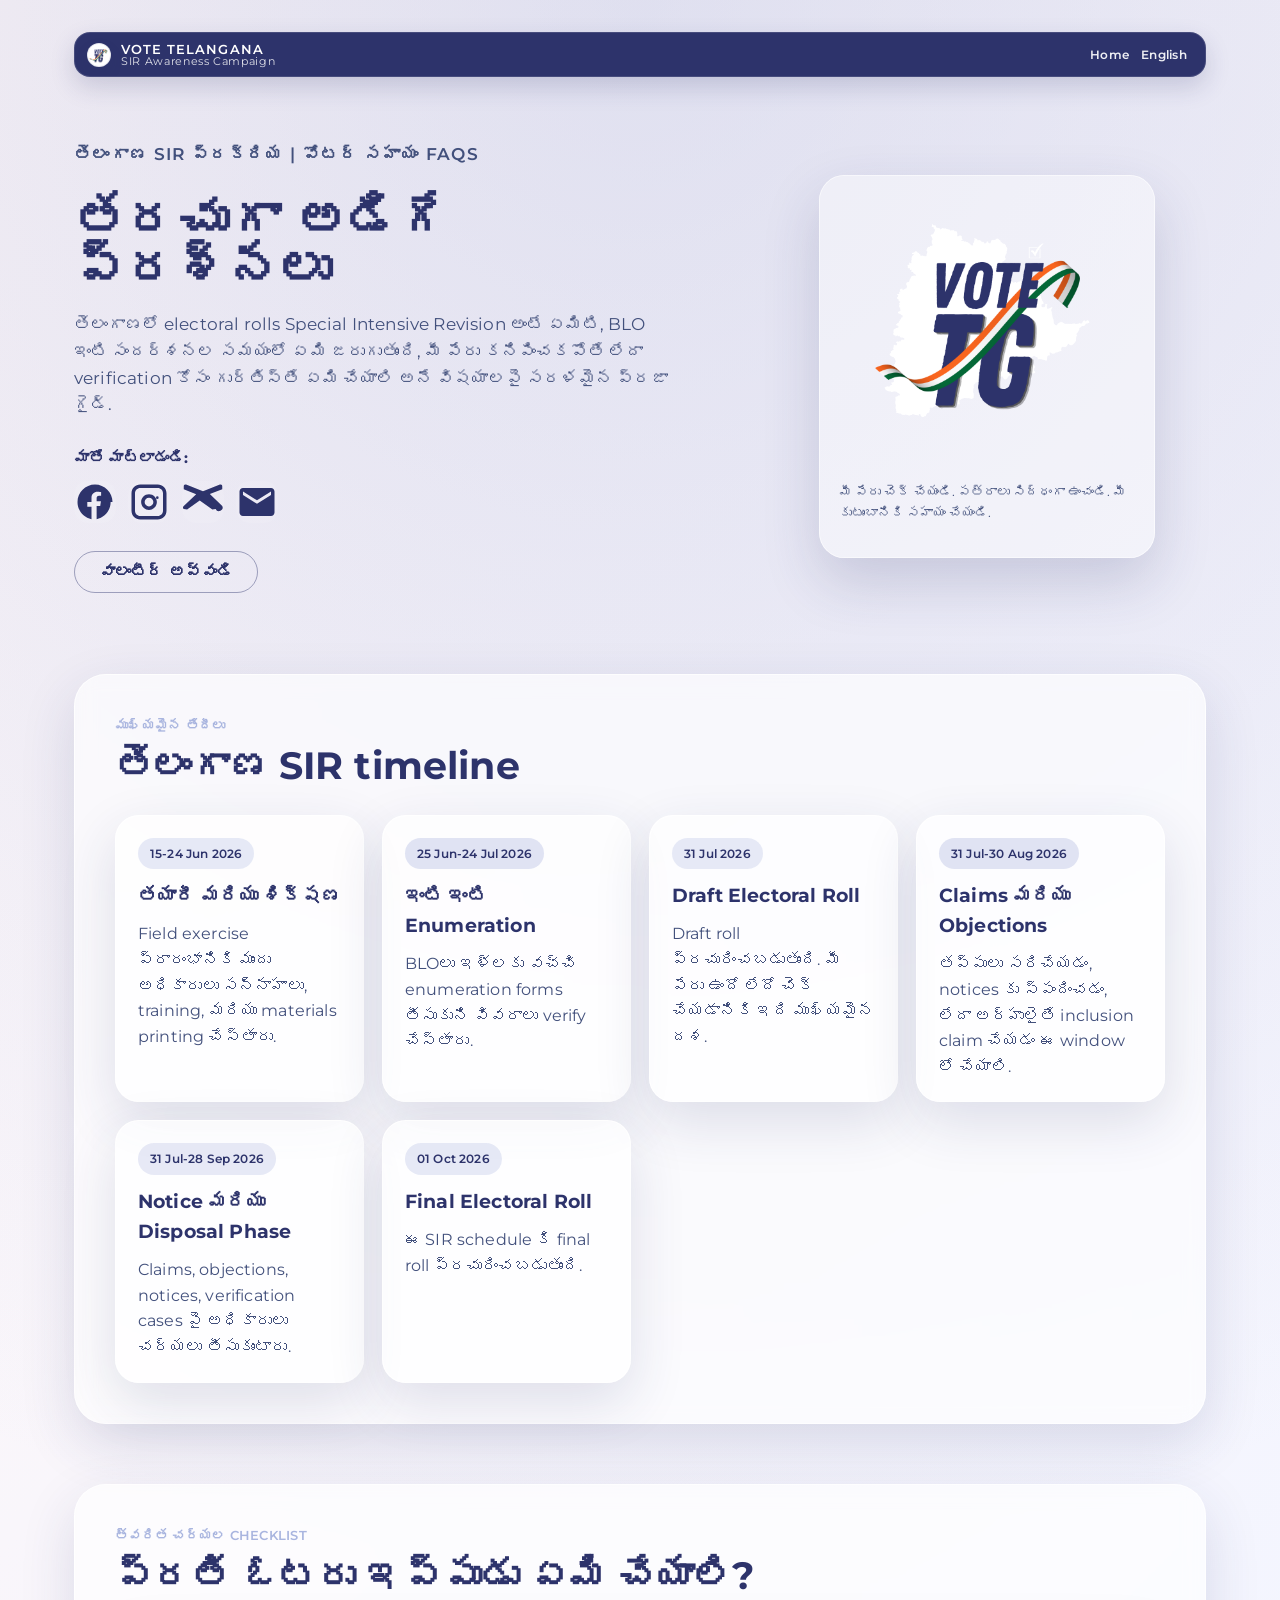
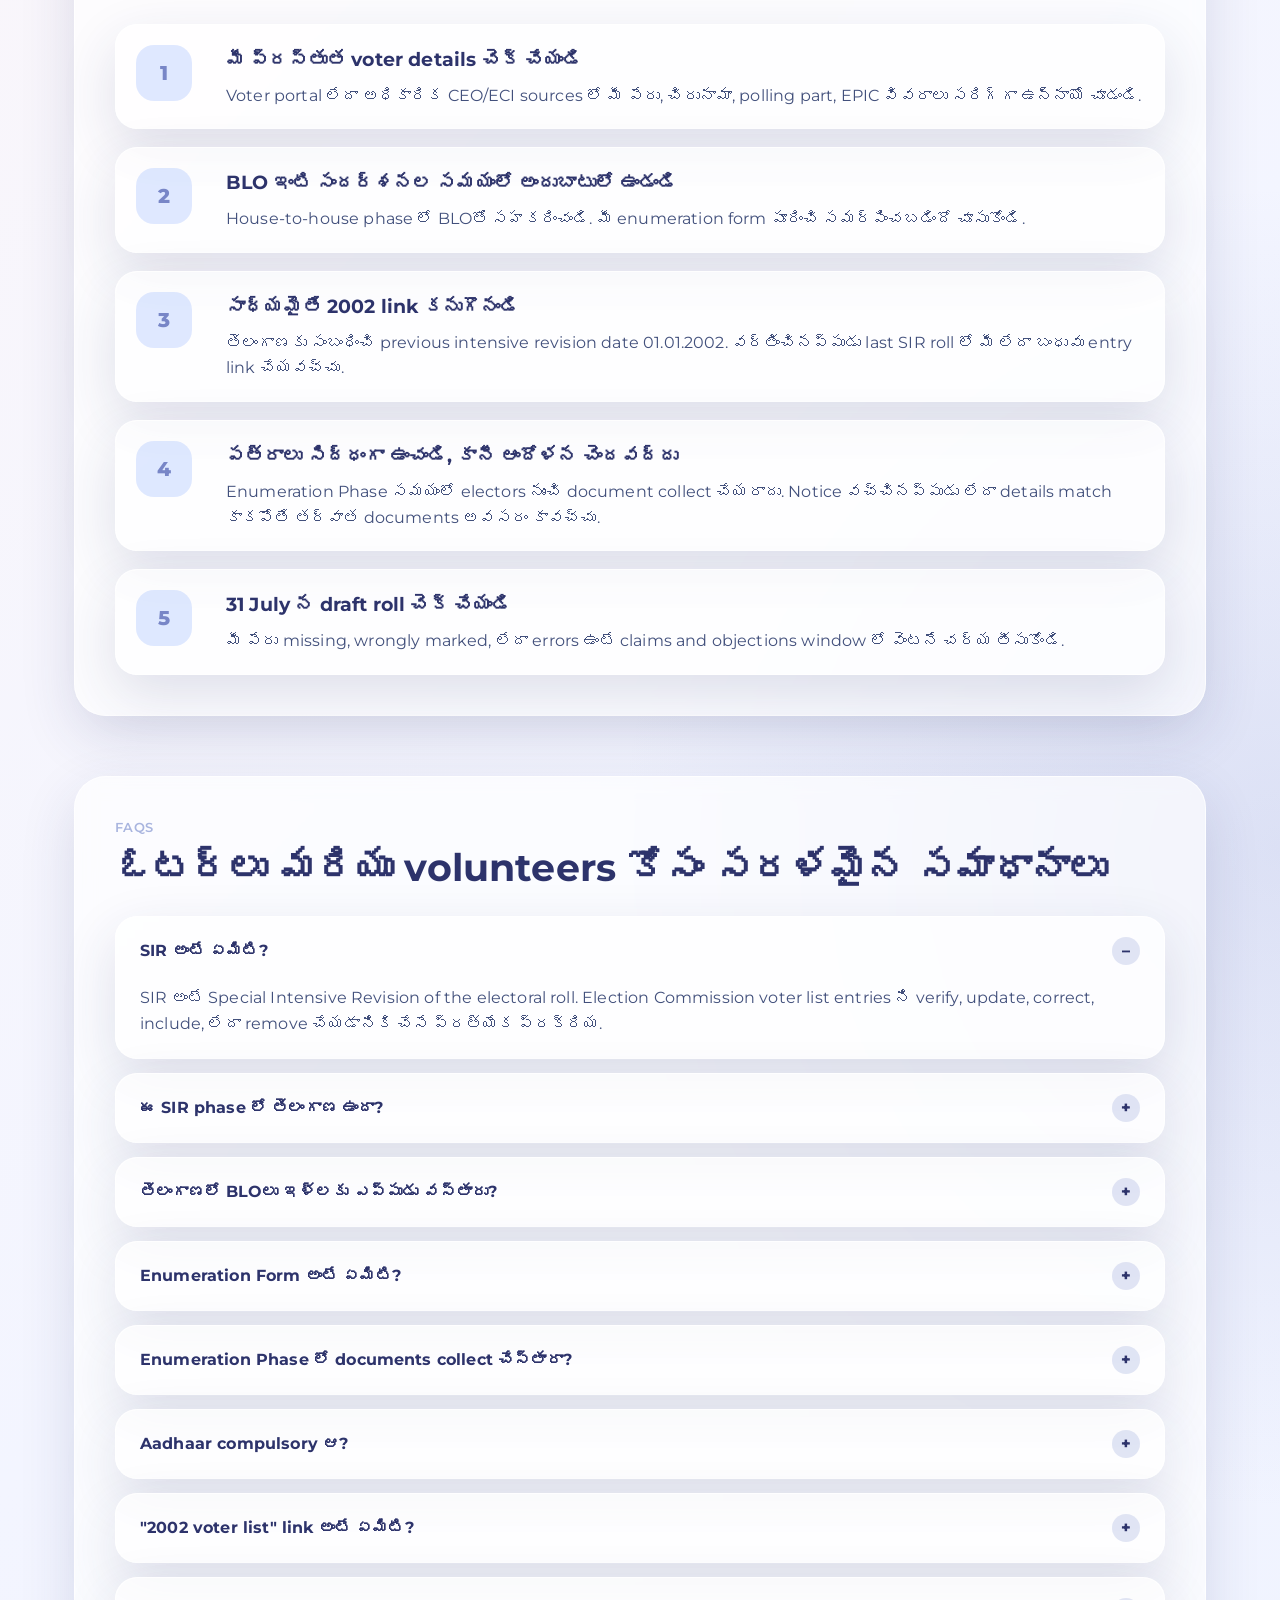
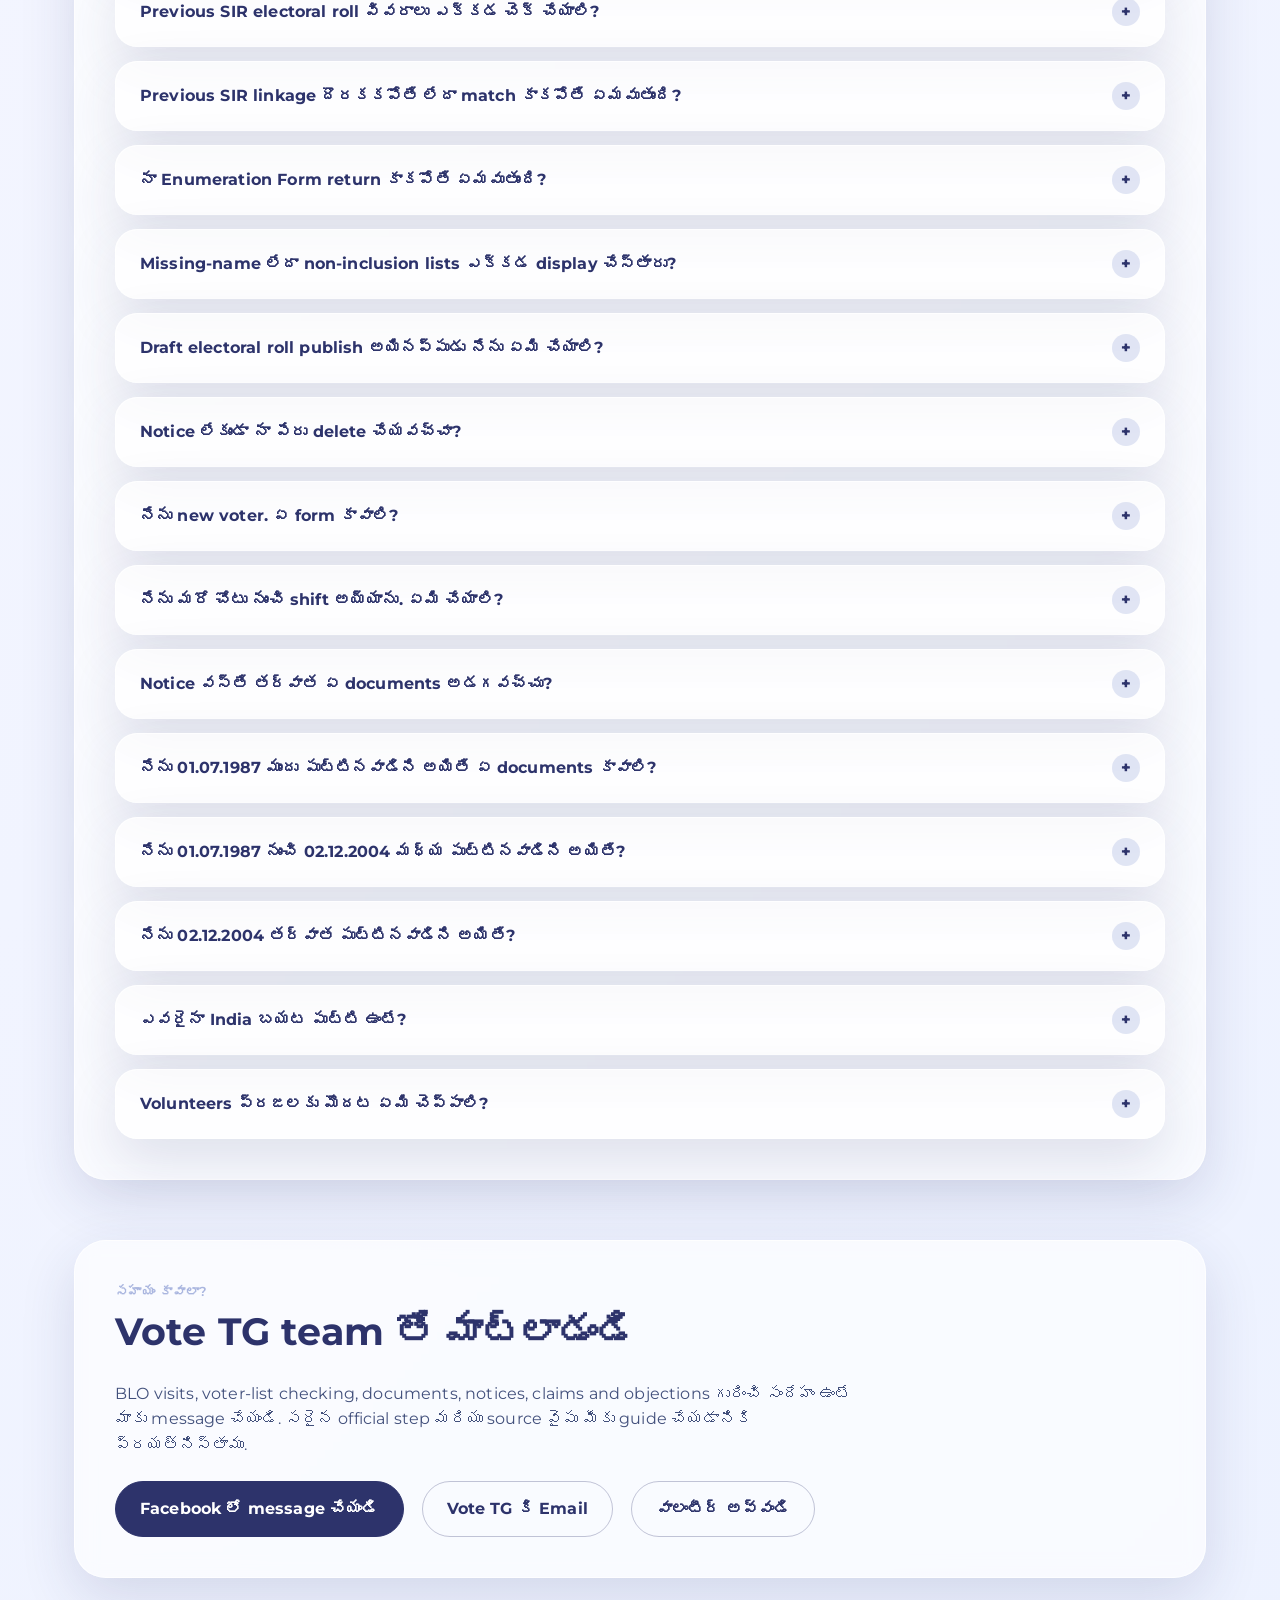
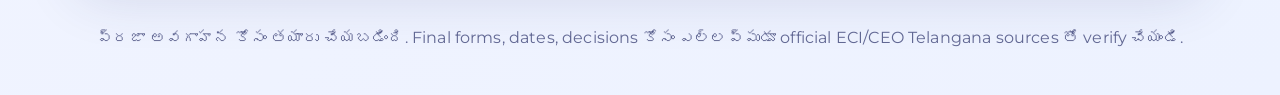
<file: te/faq.html>
<!DOCTYPE html>
<html lang="te">
  <head>
    <meta charset="UTF-8" />
    <meta name="viewport" content="width=device-width, initial-scale=1.0" />
    <title>Vote TG | SIR FAQs తెలుగులో</title>
    <meta
      name="description"
      content="తెలంగాణలో electoral rolls Special Intensive Revision పై Vote TG ప్రజా అవగాహన FAQ పేజీ."
    />
    <link rel="alternate" hreflang="en" href="../faq.html" />
    <link rel="stylesheet" href="../styles.css" />
    <script src="../script.js" defer></script>
  </head>
  <body>
    <div class="page-shell">
      <header class="topbar">
        <a class="brand" href="index.html" aria-label="Vote TG home">
          <span class="brand-logo-circle" aria-hidden="true">
            <img src="../VOTE-TG-Logo-10.png" alt="Vote TG logo" />
          </span>
          <span class="brand-copy">
            <strong>VOTE TELANGANA</strong>
            <span>SIR Awareness Campaign</span>
          </span>
        </a>
        <nav class="header-nav faq-home-nav" aria-label="Primary navigation">
          <a href="index.html">Home</a>
          <a href="../faq.html" lang="en">English</a>
        </nav>
      </header>

      <main>
        <section class="hero faq-hero" id="faq-home">
          <div class="hero-copy">
            <p class="eyebrow">తెలంగాణ SIR ప్రక్రియ | వోటర్ సహాయం FAQs</p>
            <h1>తరచుగా అడిగే ప్రశ్నలు</h1>
            <p>
              తెలంగాణలో electoral rolls Special Intensive Revision అంటే ఏమిటి, BLO ఇంటి సందర్శనల సమయంలో ఏమి జరుగుతుంది, మీ పేరు కనిపించకపోతే లేదా verification కోసం గుర్తిస్తే ఏమి చేయాలి అనే విషయాలపై సరళమైన ప్రజా గైడ్.
            </p>
            <div class="hero-actions">
              <div class="contact-block">
                <div class="contact-label">మాతో మాట్లాడండి:</div>

                <div class="social-links">
                  <a class="social-link" href="https://www.facebook.com/profile.php?id=61590431677768" target="_blank" rel="noreferrer" aria-label="Facebook">
                    <svg viewBox="0 0 24 24" fill="currentColor" xmlns="http://www.w3.org/2000/svg">
                      <path d="M22 12c0-5.52-4.48-10-10-10S2 6.48 2 12c0 4.84 3.44 8.86 8 9.8V14.7h-2.4v-2.7H10V9.7c0-2.3 1.37-3.6 3.47-3.6.99 0 2.02.18 2.02.18v2.2h-1.12c-1.1 0-1.44.68-1.44 1.38v1.66h2.45l-.39 2.7h-2.06V21.8c4.56-.94 8-4.96 8-9.8z" />
                    </svg>
                  </a>

                  <a class="social-link" href="https://www.instagram.com/vote4tg" target="_blank" rel="noreferrer" aria-label="Instagram">
                    <svg viewBox="0 0 24 24" fill="currentColor" xmlns="http://www.w3.org/2000/svg">
                      <path d="M7 2C4.24 2 2 4.24 2 7v10c0 2.76 2.24 5 5 5h10c2.76 0 5-2.24 5-5V7c0-2.76-2.24-5-5-5H7zm10 2c1.66 0 3 1.34 3 3v10c0 1.66-1.34 3-3 3H7c-1.66 0-3-1.34-3-3V7c0-1.66 1.34-3 3-3h10zm-5 3.5c-2.49 0-4.5 2.01-4.5 4.5S9.51 16.5 12 16.5 16.5 14.49 16.5 12 14.49 7.5 12 7.5zm0 2c1.38 0 2.5 1.12 2.5 2.5S13.38 14.5 12 14.5 9.5 13.38 9.5 12 10.62 9.5 12 9.5zm4.75-.75a.75.75 0 110 1.5.75.75 0 010-1.5z" />
                    </svg>
                  </a>

                  <a class="social-link" href="https://x.com/vote4tg" target="_blank" rel="noreferrer" aria-label="X">
                    <svg viewBox="0 0 24 24" fill="currentColor" xmlns="http://www.w3.org/2000/svg">
                      <path d="M23 3.01a1 1 0 00-1.34-.94L12 5.8 2.34 2.07A1 1 0 001 3v1.73L8.1 7.5 1 14.27A1 1 0 001.06 16l1.86.31 7.2-5.14 7.24 5.15 1.86-.32A1 1 0 0023 14.27l-7.1-6.78L23 4.75V3.01z" />
                    </svg>
                  </a>

                  <a class="social-link" href="mailto:vote4tg@gmail.com" aria-label="Email">
                    <svg viewBox="0 0 24 24" fill="currentColor" xmlns="http://www.w3.org/2000/svg">
                      <path d="M20 4H4c-1.1 0-2 .9-2 2v12c0 1.1.9 2 2 2h16c1.1 0 2-.9 2-2V6c0-1.1-.9-2-2-2zm0 4l-8 5-8-5V6l8 5 8-5v2z" />
                    </svg>
                  </a>
                </div>

                <div class="contact-buttons">
                  <a class="btn btn-secondary volunteer-button" href="https://forms.gle/4MwzXavddYtybQg16" target="_blank" rel="noreferrer">
                    వాలంటీర్ అవ్వండి
                  </a>
                </div>
              </div>
            </div>
          </div>
          <div class="hero-visual">
            <div class="visual-card faq-visual-card">
              <img src="../VOTE-TG-Logo-10.png" alt="VOTE-TG logo" class="logo-image" />
              <p class="visual-note">మీ పేరు చెక్ చేయండి. పత్రాలు సిద్ధంగా ఉంచండి. మీ కుటుంబానికి సహాయం చేయండి.</p>
            </div>
          </div>
        </section>

        <section class="info-panel timeline-panel" id="timeline">
          <div class="section-heading">
            <span>ముఖ్యమైన తేదీలు</span>
            <h2>తెలంగాణ SIR timeline</h2>
          </div>
          <div class="timeline-grid">
            <article class="timeline-card">
              <span>15-24 Jun 2026</span>
              <h3>తయారీ మరియు శిక్షణ</h3>
              <p>Field exercise ప్రారంభానికి ముందు అధికారులు సన్నాహాలు, training, మరియు materials printing చేస్తారు.</p>
            </article>
            <article class="timeline-card important">
              <span>25 Jun-24 Jul 2026</span>
              <h3>ఇంటి ఇంటి Enumeration</h3>
              <p>BLOలు ఇళ్లకు వచ్చి enumeration forms తీసుకుని వివరాలు verify చేస్తారు.</p>
            </article>
            <article class="timeline-card">
              <span>31 Jul 2026</span>
              <h3>Draft Electoral Roll</h3>
              <p>Draft roll ప్రచురించబడుతుంది. మీ పేరు ఉందో లేదో చెక్ చేయడానికి ఇది ముఖ్యమైన దశ.</p>
            </article>
            <article class="timeline-card important">
              <span>31 Jul-30 Aug 2026</span>
              <h3>Claims మరియు Objections</h3>
              <p>తప్పులు సరిచేయడం, notices కు స్పందించడం, లేదా అర్హులైతే inclusion claim చేయడం ఈ window లో చేయాలి.</p>
            </article>
            <article class="timeline-card">
              <span>31 Jul-28 Sep 2026</span>
              <h3>Notice మరియు Disposal Phase</h3>
              <p>Claims, objections, notices, verification cases పై అధికారులు చర్యలు తీసుకుంటారు.</p>
            </article>
            <article class="timeline-card">
              <span>01 Oct 2026</span>
              <h3>Final Electoral Roll</h3>
              <p>ఈ SIR schedule కి final roll ప్రచురించబడుతుంది.</p>
            </article>
          </div>
        </section>

        <section class="steps faq-checklist" id="quick-checklist">
          <div class="section-heading">
            <span>త్వరిత చర్యల checklist</span>
            <h2>ప్రతి ఓటరు ఇప్పుడు ఏమి చేయాలి?</h2>
          </div>
          <div class="steps-list">
            <div class="step-item">
              <div class="step-number">1</div>
              <div>
                <h3>మీ ప్రస్తుత voter details చెక్ చేయండి</h3>
                <p>Voter portal లేదా అధికారిక CEO/ECI sources లో మీ పేరు, చిరునామా, polling part, EPIC వివరాలు సరిగ్గా ఉన్నాయో చూడండి.</p>
              </div>
            </div>
            <div class="step-item">
              <div class="step-number">2</div>
              <div>
                <h3>BLO ఇంటి సందర్శనల సమయంలో అందుబాటులో ఉండండి</h3>
                <p>House-to-house phase లో BLOతో సహకరించండి. మీ enumeration form పూరించి సమర్పించబడిందో చూసుకోండి.</p>
              </div>
            </div>
            <div class="step-item">
              <div class="step-number">3</div>
              <div>
                <h3>సాధ్యమైతే 2002 link కనుగొనండి</h3>
                <p>తెలంగాణకు సంబంధించి previous intensive revision date 01.01.2002. వర్తించినప్పుడు last SIR roll లో మీ లేదా బంధువు entry link చేయవచ్చు.</p>
              </div>
            </div>
            <div class="step-item">
              <div class="step-number">4</div>
              <div>
                <h3>పత్రాలు సిద్ధంగా ఉంచండి, కానీ ఆందోళన చెందవద్దు</h3>
                <p>Enumeration Phase సమయంలో electors నుంచి document collect చేయరాదు. Notice వచ్చినప్పుడు లేదా details match కాకపోతే తర్వాత documents అవసరం కావచ్చు.</p>
              </div>
            </div>
            <div class="step-item">
              <div class="step-number">5</div>
              <div>
                <h3>31 July న draft roll చెక్ చేయండి</h3>
                <p>మీ పేరు missing, wrongly marked, లేదా errors ఉంటే claims and objections window లో వెంటనే చర్య తీసుకోండి.</p>
              </div>
            </div>
          </div>
        </section>

        <section class="resources faq-section" id="faqs">
          <div class="section-heading">
            <span>FAQs</span>
            <h2>ఓటర్లు మరియు volunteers కోసం సరళమైన సమాధానాలు</h2>
          </div>

          <div class="faq-list">
            <details class="faq-item" open>
              <summary>SIR అంటే ఏమిటి?</summary>
              <div>
                <p>SIR అంటే Special Intensive Revision of the electoral roll. Election Commission voter list entries ని verify, update, correct, include, లేదా remove చేయడానికి చేసే ప్రత్యేక ప్రక్రియ.</p>
              </div>
            </details>

            <details class="faq-item">
              <summary>ఈ SIR phase లో తెలంగాణ ఉందా?</summary>
              <div>
                <p>అవును. 14 May 2026 తేదీ ECI instruction లో పేర్కొన్న phase లో తెలంగాణ ఉంది. తెలంగాణకు schedule లో qualifying date 01.10.2026 గా చూపబడింది.</p>
              </div>
            </details>

            <details class="faq-item">
              <summary>తెలంగాణలో BLOలు ఇళ్లకు ఎప్పుడు వస్తారు?</summary>
              <div>
                <p>Schedule ప్రకారం తెలంగాణలో BLO house-to-house visits 25 June 2026 నుంచి 24 July 2026 వరకు ఉంటాయి.</p>
              </div>
            </details>

            <details class="faq-item">
              <summary>Enumeration Form అంటే ఏమిటి?</summary>
              <div>
                <p>Enumeration Form అనేది SIR సమయంలో existing electors వివరాలు verify చేయడానికి వాడే form. ఇందులో elector name, EPIC, address, current photo, date of birth, optional Aadhaar, mobile number, family details, previous SIR roll linkage details ఉండవచ్చు.</p>
              </div>
            </details>

            <details class="faq-item">
              <summary>Enumeration Phase లో documents collect చేస్తారా?</summary>
              <div>
                <p>లేదు. ECI instruction ప్రకారం Enumeration Phase సమయంలో electors నుంచి ఎలాంటి document collect చేయరాదు. అవసరమైతే తర్వాత verification కోసం documents సిద్ధంగా ఉంచండి.</p>
              </div>
            </details>

            <details class="faq-item">
              <summary>Aadhaar compulsory ఆ?</summary>
              <div>
                <p>Enumeration Form లో Aadhaar optional గా ఉంది. ECI instruction Aadhaar పై separate directions ను కూడా సూచిస్తుంది. Aadhaar ఒక్కటే citizenship proof అని లేదా ప్రతి ఓటరికి compulsory అని అనుకోకండి.</p>
              </div>
            </details>

            <details class="faq-item">
              <summary>"2002 voter list" link అంటే ఏమిటి?</summary>
              <div>
                <p>తెలంగాణకు relevant last intensive revision date 01.01.2002. SIR సమయంలో, వర్తించినప్పుడు, ఒక వ్యక్తి తనను లేదా బంధువును relevant last intensive revision electoral roll entries తో link చేయవచ్చు.</p>
              </div>
            </details>

            <details class="faq-item">
              <summary>Previous SIR electoral roll వివరాలు ఎక్కడ చెక్ చేయాలి?</summary>
              <div>
                <p>Information sheets ప్రకారం electors/applicants తమ పేరు మరియు సంబంధిత బంధువు పేరు previous SIR electoral rolls లో <a href="https://voters.eci.gov.in/" target="_blank" rel="noreferrer">voters.eci.gov.in</a> లో చెక్ చేయవచ్చు. అవసరమైతే concerned BLO సహాయం అడగండి.</p>
              </div>
            </details>

            <details class="faq-item">
              <summary>Previous SIR linkage దొరకకపోతే లేదా match కాకపోతే ఏమవుతుంది?</summary>
              <div>
                <p>Previous SIR roll details unavailable లేదా mismatch అయితే ERO electors/applicants కు notice ఇవ్వవచ్చు. Notice వచ్చిన తర్వాత వ్యక్తి తన category కి సంబంధించిన supporting documents ఇవ్వాల్సి రావచ్చు.</p>
              </div>
            </details>

            <details class="faq-item">
              <summary>నా Enumeration Form return కాకపోతే ఏమవుతుంది?</summary>
              <div>
                <p>BLO nearby electors నుండి inquiry చేసి Absent, Shifted, Death, Duplicate వంటి probable reason identify చేయవచ్చు. Draft roll లో చేర్చని electors booth-wise lists స్థానికంగా display చేయాలి మరియు CEO/DEO websites లో కూడా అందుబాటులో ఉంచాలి.</p>
              </div>
            </details>

            <details class="faq-item">
              <summary>Missing-name లేదా non-inclusion lists ఎక్కడ display చేస్తారు?</summary>
              <div>
                <p>Instruction ప్రకారం Panchayat Bhavan, urban local body offices, Block Development Officer/Panchayat/Urban Local Body offices, మరియు CEO/DEO websites వంటి చోట్ల display చేయవచ్చు.</p>
              </div>
            </details>

            <details class="faq-item">
              <summary>Draft electoral roll publish అయినప్పుడు నేను ఏమి చేయాలి?</summary>
              <div>
                <p>31 July 2026 న draft roll publish అయిన వెంటనే మీ పేరు చెక్ చేయండి. పేరు missing, details wrong, లేదా notice వస్తే 31 July నుంచి 30 August 2026 వరకు claims and objections period లో చర్య తీసుకోండి.</p>
              </div>
            </details>

            <details class="faq-item">
              <summary>Notice లేకుండా నా పేరు delete చేయవచ్చా?</summary>
              <div>
                <p>Process లో notices, claims, objections, inquiry ఉంటాయి. Draft roll లో మీ పేరు లేకపోతే లేదా verification కోసం mark అయితే త్వరగా respond చేయండి. Final roll వరకు wait చేయవద్దు.</p>
              </div>
            </details>

            <details class="faq-item">
              <summary>నేను new voter. ఏ form కావాలి?</summary>
              <div>
                <p>New voters సాధారణంగా Form 6 వాడతారు. House-to-house enumeration సమయంలో enrolment కోరే వారికి ఇవ్వడానికి BLOలు blank Form 6 మరియు Declaration Forms తీసుకెళ్లాలని direction ఉంది.</p>
              </div>
            </details>

            <details class="faq-item">
              <summary>నేను మరో చోటు నుంచి shift అయ్యాను. ఏమి చేయాలి?</summary>
              <div>
                <p>మీరు shift అయితే appropriate correction/shifting process, సాధారణంగా Form 8, మరియు వర్తించినప్పుడు Declaration Form అవసరం కావచ్చు. మీ case కి exact form కోసం BLO లేదా official voter portal ను చెక్ చేయండి.</p>
              </div>
            </details>

            <details class="faq-item">
              <summary>Notice వస్తే తర్వాత ఏ documents అడగవచ్చు?</summary>
              <div>
                <p>Document లో indicative list గా birth certificate, passport, matriculation/educational certificate, permanent residence certificate, caste certificate, forest right certificate, government/PSU identity or pension documents, family register, government land/house allotment certificate వంటి పత్రాలు ఉన్నాయి. ఈ list indicative మాత్రమే, exhaustive కాదు.</p>
              </div>
            </details>

            <details class="faq-item">
              <summary>నేను 01.07.1987 ముందు పుట్టినవాడిని అయితే ఏ documents కావాలి?</summary>
              <div>
                <p>Notice వస్తే, information sheet ప్రకారం India లో 01.07.1987 ముందు పుట్టిన వ్యక్తి తన date of birth మరియు/లేదా place of birth establish చేయడానికి listed documents లో ఏదైనా ఇవ్వవచ్చు.</p>
              </div>
            </details>

            <details class="faq-item">
              <summary>నేను 01.07.1987 నుంచి 02.12.2004 మధ్య పుట్టినవాడిని అయితే?</summary>
              <div>
                <p>Notice వస్తే, information sheet ప్రకారం self కోసం listed document, అలాగే father లేదా mother కోసం date/place of birth establish చేసే listed document ఇవ్వాలి.</p>
              </div>
            </details>

            <details class="faq-item">
              <summary>నేను 02.12.2004 తర్వాత పుట్టినవాడిని అయితే?</summary>
              <div>
                <p>Notice వస్తే, self కోసం listed document మరియు father, mother ఇద్దరికీ documents ఇవ్వాలి. ఏ parent అయినా Indian కాకపోతే, birth సమయంలో ఆ parent valid passport మరియు visa copy అవసరం కావచ్చు.</p>
              </div>
            </details>

            <details class="faq-item">
              <summary>ఎవరైనా India బయట పుట్టి ఉంటే?</summary>
              <div>
                <p>Information sheet ప్రకారం Indian Mission abroad ఇచ్చిన birth registration proof అవసరం కావచ్చు. Citizenship registration లేదా naturalisation ద్వారా పొందితే citizenship registration certificate అవసరం కావచ్చు.</p>
              </div>
            </details>

            <details class="faq-item">
              <summary>Volunteers ప్రజలకు మొదట ఏమి చెప్పాలి?</summary>
              <div>
                <p>వారికి చెప్పండి: మీ voter details చెక్ చేయండి, BLO visits సమయంలో సహకరించండి, notices ను ignore చేయవద్దు, 31 July న draft roll చెక్ చేయండి, అవసరమైతే official window లో claims లేదా corrections file చేయండి.</p>
              </div>
            </details>
          </div>
        </section>

        <section class="info-panel help-panel" id="help">
          <div class="section-heading">
            <span>సహాయం కావాలా?</span>
            <h2>Vote TG team తో మాట్లాడండి</h2>
          </div>
          <p>
            BLO visits, voter-list checking, documents, notices, claims and objections గురించి సందేహం ఉంటే మాకు message చేయండి. సరైన official step మరియు source వైపు మీకు guide చేయడానికి ప్రయత్నిస్తాము.
          </p>
          <div class="hero-actions">
            <a class="btn btn-primary" href="https://m.me/61590431677768" target="_blank" rel="noreferrer">Facebook లో message చేయండి</a>
            <a class="btn btn-secondary" href="mailto:vote4tg@gmail.com">Vote TG కి Email</a>
            <a class="btn btn-secondary" href="https://forms.gle/4MwzXavddYtybQg16" target="_blank" rel="noreferrer">వాలంటీర్ అవ్వండి</a>
          </div>
        </section>
      </main>

      <footer>
        <p>ప్రజా అవగాహన కోసం తయారు చేయబడింది. Final forms, dates, decisions కోసం ఎల్లప్పుడూ official ECI/CEO Telangana sources తో verify చేయండి.</p>
      </footer>
    </div>
  </body>
</html>
</file>
<file: styles.css>
@import url('https://fonts.googleapis.com/css2?family=Montserrat:wght@400;500;600;700;800&display=swap');

:root {
  color-scheme: light;
  --font-family: "Montserrat", "Segoe UI", Arial, sans-serif;
  --font-main: 800;
  --font-sub: 700;
  --font-label: 600;
  --font-body: 400;
  --bg: #FFF2F2;
  --bg-soft: #edf2ff;
  --surface: #7886C7;
  --surface-muted: #2D336B;
  --text: #2D336B;
  --text-muted: #42507c;
  --accent: #7886C7;
  --accent-soft: #A9B5DF;
  --border: rgba(45, 51, 107, 0.12);
  --shadow: 0 20px 55px rgba(45, 51, 107, 0.14);
  --shadow-strong: 0 30px 70px rgba(45, 51, 107, 0.18);
}

* {
  box-sizing: border-box;
}

html,
body {
  margin: 0;
  min-height: 100%;
  font-family: var(--font-family);
  font-weight: var(--font-body);
  letter-spacing: 0.01em;
  background:
    radial-gradient(circle at top, rgba(169, 181, 223, 0.35), transparent 32%),
    radial-gradient(circle at right, rgba(120, 134, 199, 0.18), transparent 24%),
    linear-gradient(135deg, #fff7f7 0%, #f3f5ff 50%, #edf2ff 100%);
  color: var(--text);
}

body {
  line-height: 1.6;
  -webkit-font-smoothing: antialiased;
  text-rendering: optimizeLegibility;
}

.page-shell {
  max-width: 1180px;
  margin: 0 auto;
  padding: 24px;
}

body {
  padding-top: 8px;
}

main {
  display: grid;
  gap: 18px;
}

.topbar + main {
  margin-top: 32px;
}

.topbar {
  position: sticky;
  top: 8px;
  z-index: 1000;
  display: flex;
  align-items: center;
  justify-content: space-between;
  width: 100%;
  gap: 12px;
  min-height: 45px;
  max-height: 45px;
  padding: 6px 18px 6px 12px;
  border-radius: 16px;
  background: #2D336B;
  color: #ffffff;
  border: 1px solid rgba(255, 255, 255, 0.12);
  box-shadow: 0 10px 24px rgba(45, 51, 107, 0.18);
  overflow: hidden;
}

.brand {
  display: inline-flex;
  align-items: center;
  gap: 10px;
  text-decoration: none;
}

.brand-logo-circle {
  width: 24px;
  height: 24px;
  border-radius: 50%;
  overflow: hidden;
  flex: 0 0 24px;
  display: grid;
  place-items: center;
  background: #fff;
  border: 1px solid rgba(45, 51, 107, 0.12);
  box-shadow: 0 6px 14px rgba(45, 51, 107, 0.12);
}

.brand-logo-circle img {
  display: block;
  width: 100%;
  height: 100%;
  object-fit: cover;
}

.brand-copy {
  display: flex;
  flex-direction: column;
  line-height: 1;
}

.brand-mark {
  width: 42px;
  height: 42px;
  background: rgba(169, 181, 223, 0.45);
  border-radius: 14px;
  display: grid;
  place-items: center;
  color: var(--surface-muted);
  font-weight: 800;
}

.brand strong,
.brand span {
  display: block;
  margin: 0;
}

.brand strong {
  font-size: 0.82rem;
  font-weight: var(--font-label);
  letter-spacing: 0.08em;
  color: #ffffff;
}

.brand span {
  font-size: 0.68rem;
  font-weight: var(--font-body);
  letter-spacing: 0.06em;
  color: rgba(255, 255, 255, 0.85);
}

nav {
  display: flex;
  gap: 10px;
  flex-wrap: wrap;
  align-items: center;
  margin-left: auto;
}

.header-nav {
  gap: 12px;
}

.faq-home-nav,
.language-nav {
  flex: 0 0 auto;
  width: auto;
}

.header-socials {
  display: inline-flex;
  align-items: center;
  gap: 8px;
  margin-left: 6px;
  padding-left: 8px;
  border-left: 1px solid rgba(255, 255, 255, 0.18);
}

.social-icon {
  display: inline-grid;
  place-items: center;
  width: 28px;
  height: 28px;
  border-radius: 999px;
  color: #ffffff;
  border: 1px solid rgba(255, 255, 255, 0.35);
  background: transparent;
  transition: background-color 180ms ease, transform 180ms ease;
}

.social-icon:hover {
  background: rgba(255, 255, 255, 0.12);
  transform: translateY(-1px);
}

.social-icon svg {
  width: 14px;
  height: 14px;
}

.lang-switch {
  display: inline-flex;
  align-items: center;
  gap: 8px;
  color: var(--text-muted);
  font-size: 0.95rem;
  font-weight: var(--font-label);
}

.lang-switch select {
  border: 1px solid var(--border);
  border-radius: 999px;
  background: rgba(255, 255, 255, 0.65);
  color: var(--text);
  padding: 8px 10px;
  font: inherit;
}

nav a {
  color: rgba(255, 255, 255, 0.92);
  text-decoration: none;
  font-size: 0.78rem;
  font-weight: var(--font-label);
  letter-spacing: 0.02em;
  transition: color 180ms ease, transform 180ms ease;
}

nav a:hover {
  color: #ffffff;
  transform: translateY(-1px);
}

.hero {
  display: grid;
  grid-template-columns: 1.2fr 0.8fr;
  gap: 36px;
  align-items: center;
  padding: 5px 0 8px;
}

.hero-copy {
  max-width: 620px;
}

.hero-copy,
.hero-visual,
.info-card,
.step-item,
.resource-card,
.section-heading,
.timeline-card,
.faq-item {
  opacity: 0;
  transform: translateY(18px);
  transition: opacity 700ms ease, transform 700ms ease;
}

.hero-copy.is-visible,
.hero-visual.is-visible,
.info-card.is-visible,
.step-item.is-visible,
.resource-card.is-visible,
.section-heading.is-visible,
.timeline-card.is-visible,
.faq-item.is-visible {
  opacity: 1;
  transform: translateY(0);
}

.eyebrow {
  display: inline-block;
  margin: 0 0 18px;
  color: var(--accent-soft);
  font-weight: var(--font-label);
  letter-spacing: 0.08em;
  text-transform: uppercase;
  font-size: 0.85rem;
}

.hero h1 {
  margin: 0 0 18px;
  font-size: clamp(3rem, 4vw, 4.4rem);
  font-weight: var(--font-main);
  letter-spacing: 0.01em;
  line-height: 0.95;
}

.hero-copy p {
  margin: 0 0 28px;
  max-width: 38rem;
  color: var(--text-muted);
  font-size: 1.05rem;
}

.hero-actions {
  display: flex;
  align-items: center;
  flex-wrap: wrap;
  gap: 18px;
}

.contact-block {
  display: grid;
  gap: 10px;
}

.contact-label {
  font-size: 0.95rem;
  color: var(--text);
  font-weight: 700;
}

.social-links {
  display: flex;
  gap: 12px;
  align-items: center;
}

.social-link,
.volunteer-button {
  width: 42px;
  height: 42px;
  display: inline-flex;
  align-items: center;
  justify-content: center;
  border-radius: 14px;
  background: rgba(255, 255, 255, 0.08);
  color: var(--text);
  text-decoration: none;
  transition: transform 180ms ease, background 180ms ease;
  padding: 0;
}

.social-link:hover,
.volunteer-button:hover {
  transform: translateY(-2px);
  background: rgba(255, 255, 255, 0.16);
}

.volunteer-button {
  width: auto;
  min-width: 110px;
  padding: 0 18px;
  border-radius: 999px;
  height: 42px;
  margin-top: 18px;
  background: #2D336B;
  color: #fff;
}

.contact-buttons {
  display: flex;
  align-items: center;
  gap: 12px;
  flex-wrap: wrap;
  margin-top: 18px;
}

.contact-buttons .volunteer-button {
  margin-top: 0;
}

.faq-button {
  width: auto;
  min-width: 110px;
  height: 42px;
  padding: 0 18px;
  border-radius: 999px;
  background: #2D336B;
  color: #ffffff;
  border: 1px solid #2D336B;
}

.faq-button:hover {
  background: #22295a;
  color: #ffffff;
}

.btn {
  display: inline-flex;
  align-items: center;
  justify-content: center;
  padding: 14px 24px;
  font-weight: 700;
  border-radius: 999px;
  text-decoration: none;
  transition: transform 180ms ease, box-shadow 180ms ease, background 180ms ease;
}

.btn:hover {
  transform: translateY(-2px);
}

.btn-icon {
  display: inline-flex;
  align-items: center;
  justify-content: center;
  width: 18px;
  height: 18px;
  margin-right: 8px;
}

.btn-icon svg {
  width: 18px;
  height: 18px;
}

.btn-primary,
.btn-secondary {
  background: transparent;
  color: var(--surface-muted);
  border: 1px solid rgba(45, 51, 107, 0.28);
  box-shadow: none;
}

.btn-primary {
  background: #2D336B;
  color: #ffffff;
  border-color: #2D336B;
}

.btn-primary:hover {
  background: #22295a;
  color: #ffffff;
}

.btn-secondary.volunteer-button {
  background: transparent;
  color: #2D336B;
  border-color: rgba(45, 51, 107, 0.42);
}

.btn-secondary.volunteer-button:hover {
  background: rgba(45, 51, 107, 0.08);
  color: #2D336B;
}

.btn-secondary:hover {
  background: rgba(120, 134, 199, 0.08);
}

.hero-visual {
  display: grid;
  place-items: center;
}

.visual-card {
  width: min(100%, 420px);
  padding: 28px 24px;
  border-radius: 32px;
  background: transparent;
  border: 1px solid transparent;
  box-shadow: var(--shadow-strong);
  position: relative;
  overflow: hidden;
  display: grid;
  place-items: center;
  transform: scale(0.8);
  transform-origin: center;
}

.logo-image {
  display: block;
  width: 100%;
  max-width: 320px;
  height: auto;
}

.visual-tag {
  display: inline-block;
  padding: 10px 16px;
  border-radius: 999px;
  background: rgba(169, 181, 223, 0.35);
  color: var(--surface-muted);
  font-weight: var(--font-label);
  letter-spacing: 0.02em;
  text-transform: uppercase;
  font-size: 0.85rem;
}

.visual-large {
  margin: 36px 0 12px;
  font-size: 8rem;
  font-weight: var(--font-main);
  line-height: 0.88;
  letter-spacing: 0.01em;
  color: var(--surface-muted);
}

.visual-note {
  color: var(--text-muted);
  font-size: 1rem;
}

.info-panel,
.steps,
.resources {
  margin-top: 42px;
  padding: 40px;
  border-radius: 32px;
  background: rgba(255, 255, 255, 0.64);
  border: 1px solid rgba(255, 255, 255, 0.75);
  box-shadow: var(--shadow);
  backdrop-filter: blur(10px);
}

.section-heading span {
  display: block;
  color: var(--accent-soft);
  font-weight: var(--font-label);
  letter-spacing: 0.02em;
  text-transform: uppercase;
  font-size: 0.82rem;
  margin-bottom: 10px;
}

.section-heading h2 {
  margin: 0 0 28px;
  font-size: clamp(2rem, 3vw, 2.8rem);
  font-weight: var(--font-sub);
  line-height: 1.05;
}

.cards-grid {
  display: grid;
  gap: 18px;
  grid-template-columns: repeat(auto-fit, minmax(220px, 1fr));
}

.info-card {
  padding: 26px;
  border-radius: 26px;
  background: rgba(255, 255, 255, 0.72);
  border: 1px solid rgba(255, 255, 255, 0.75);
  box-shadow: var(--shadow);
}

.info-card h3 {
  margin: 0 0 12px;
  font-weight: var(--font-sub);
}

.info-card p {
  margin: 0;
  color: var(--text-muted);
}

.steps-list {
  display: grid;
  gap: 18px;
}

.step-item {
  display: grid;
  grid-template-columns: 72px 1fr;
  gap: 18px;
  padding: 20px;
  border-radius: 22px;
  background: rgba(255, 255, 255, 0.68);
  border: 1px solid rgba(255, 255, 255, 0.75);
  box-shadow: var(--shadow);
}

.step-number {
  width: 56px;
  height: 56px;
  border-radius: 18px;
  background: rgba(55, 116, 255, 0.16);
  color: var(--accent);
  font-weight: var(--font-main);
  font-size: 1.25rem;
  display: grid;
  place-items: center;
}

.step-item h3 {
  margin: 0 0 8px;
  font-weight: var(--font-sub);
}

.step-item p {
  margin: 0;
  color: var(--text-muted);
}

.resource-grid {
  display: grid;
  gap: 18px;
  grid-template-columns: repeat(auto-fit, minmax(220px, 1fr));
}

.resource-card {
  padding: 24px;
  border-radius: 24px;
  background: rgba(255, 255, 255, 0.72);
  border: 1px solid rgba(255, 255, 255, 0.75);
  color: inherit;
  text-decoration: none;
  box-shadow: var(--shadow);
  transition: transform 180ms ease, border-color 180ms ease, background 180ms ease, box-shadow 180ms ease;
}

.resource-card:hover {
  transform: translateY(-4px);
  border-color: rgba(55, 116, 255, 0.35);
  background: rgba(255, 255, 255, 0.85);
  box-shadow: 0 24px 50px rgba(45, 51, 107, 0.16);
}

.resource-card h3 {
  margin: 0 0 12px;
  font-weight: var(--font-sub);
}

.resource-card p {
  margin: 0;
  color: var(--text-muted);
}

.data-panel {
  overflow: hidden;
}

.table-wrap {
  overflow-x: auto;
  border-radius: 22px;
  border: 1px solid rgba(255, 255, 255, 0.75);
  background: rgba(255, 255, 255, 0.72);
  box-shadow: var(--shadow);
}

.data-table {
  width: 100%;
  min-width: 860px;
  border-collapse: collapse;
  color: var(--text);
  font-size: 0.92rem;
}

.data-table th,
.data-table td {
  padding: 14px 16px;
  border-bottom: 1px solid rgba(45, 51, 107, 0.1);
  text-align: right;
  vertical-align: top;
}

.data-table th {
  font-weight: var(--font-sub);
}

.data-table thead th {
  background: rgba(169, 181, 223, 0.25);
  color: var(--surface-muted);
  font-size: 0.78rem;
  line-height: 1.35;
}

.data-table th:first-child,
.data-table td:first-child {
  text-align: left;
}

.data-table tbody th {
  color: var(--surface-muted);
  white-space: nowrap;
}

.data-table tbody tr:last-child th,
.data-table tbody tr:last-child td {
  border-bottom: 0;
}

footer {
  margin: 48px 0 20px;
  text-align: center;
  color: rgba(45, 51, 107, 0.72);
  font-size: 0.97rem;
}

@media (max-width: 860px) {
  .hero {
    grid-template-columns: 1fr;
  }

  .topbar {
    flex-wrap: wrap;
    align-items: center;
    justify-content: space-between;
    min-height: auto;
    max-height: none;
    padding: 8px 12px;
  }

  .header-nav {
    margin-left: 0;
    width: 100%;
    justify-content: flex-end;
  }

  .faq-home-nav,
  .language-nav {
    margin-left: auto;
    width: auto;
  }

  .header-socials {
    margin-left: 0;
    padding-left: 0;
    border-left: none;
  }
}

@media (max-width: 620px) {
  .page-shell {
    padding: 18px;
  }

  .visual-large {
    font-size: 5.2rem;
  }
}

/* FAQ page additions */
.faq-hero {
  padding-top: 18px;
}

.faq-actions {
  align-items: stretch;
}

.faq-visual-card {
  gap: 18px;
  background: rgba(255, 255, 255, 0.42);
  border-color: rgba(255, 255, 255, 0.7);
}

.timeline-panel,
.faq-checklist,
.faq-section,
.help-panel {
  scroll-margin-top: 80px;
}

.timeline-grid {
  display: grid;
  gap: 18px;
  grid-template-columns: repeat(auto-fit, minmax(230px, 1fr));
}

.timeline-card {
  padding: 22px;
  border-radius: 24px;
  background: rgba(255, 255, 255, 0.72);
  border: 1px solid rgba(255, 255, 255, 0.75);
  box-shadow: var(--shadow);
}

.timeline-card span {
  display: inline-block;
  margin-bottom: 12px;
  padding: 6px 12px;
  border-radius: 999px;
  background: rgba(169, 181, 223, 0.28);
  color: var(--surface-muted);
  font-size: 0.78rem;
  font-weight: var(--font-label);
}

.timeline-card.important span {
  background: rgba(120, 134, 199, 0.22);
}

.timeline-card h3 {
  margin: 0 0 10px;
  font-weight: var(--font-sub);
}

.timeline-card p {
  margin: 0;
  color: var(--text-muted);
}

.faq-list {
  display: grid;
  gap: 14px;
}

.faq-item {
  border-radius: 22px;
  background: rgba(255, 255, 255, 0.74);
  border: 1px solid rgba(255, 255, 255, 0.82);
  box-shadow: var(--shadow);
  overflow: hidden;
}

.faq-item summary {
  cursor: pointer;
  list-style: none;
  padding: 20px 24px;
  color: var(--text);
  font-weight: var(--font-sub);
  display: flex;
  align-items: center;
  justify-content: space-between;
  gap: 18px;
}

.faq-item summary::-webkit-details-marker {
  display: none;
}

.faq-item summary::after {
  content: "+";
  display: inline-grid;
  place-items: center;
  flex: 0 0 28px;
  width: 28px;
  height: 28px;
  border-radius: 999px;
  background: rgba(169, 181, 223, 0.35);
  color: var(--surface-muted);
  font-weight: var(--font-main);
}

.faq-item[open] summary::after {
  content: "–";
}

.faq-item div {
  padding: 0 24px 22px;
}

.faq-item p {
  margin: 0;
  color: var(--text-muted);
}

.faq-item a {
  color: var(--surface-muted);
  font-weight: var(--font-label);
}

.help-panel p {
  max-width: 760px;
  color: var(--text-muted);
  margin: 0 0 24px;
}

@media (max-width: 620px) {
  .header-nav {
    justify-content: flex-start;
  }

  .faq-home-nav,
  .language-nav {
    justify-content: flex-end;
  }

  .timeline-grid {
    grid-template-columns: 1fr;
  }

  .faq-item summary {
    padding: 18px 20px;
  }

  .faq-item div {
    padding: 0 20px 20px;
  }

  .data-table {
    font-size: 0.85rem;
  }

  .data-table th,
  .data-table td {
    padding: 12px 14px;
  }
}
</file>
